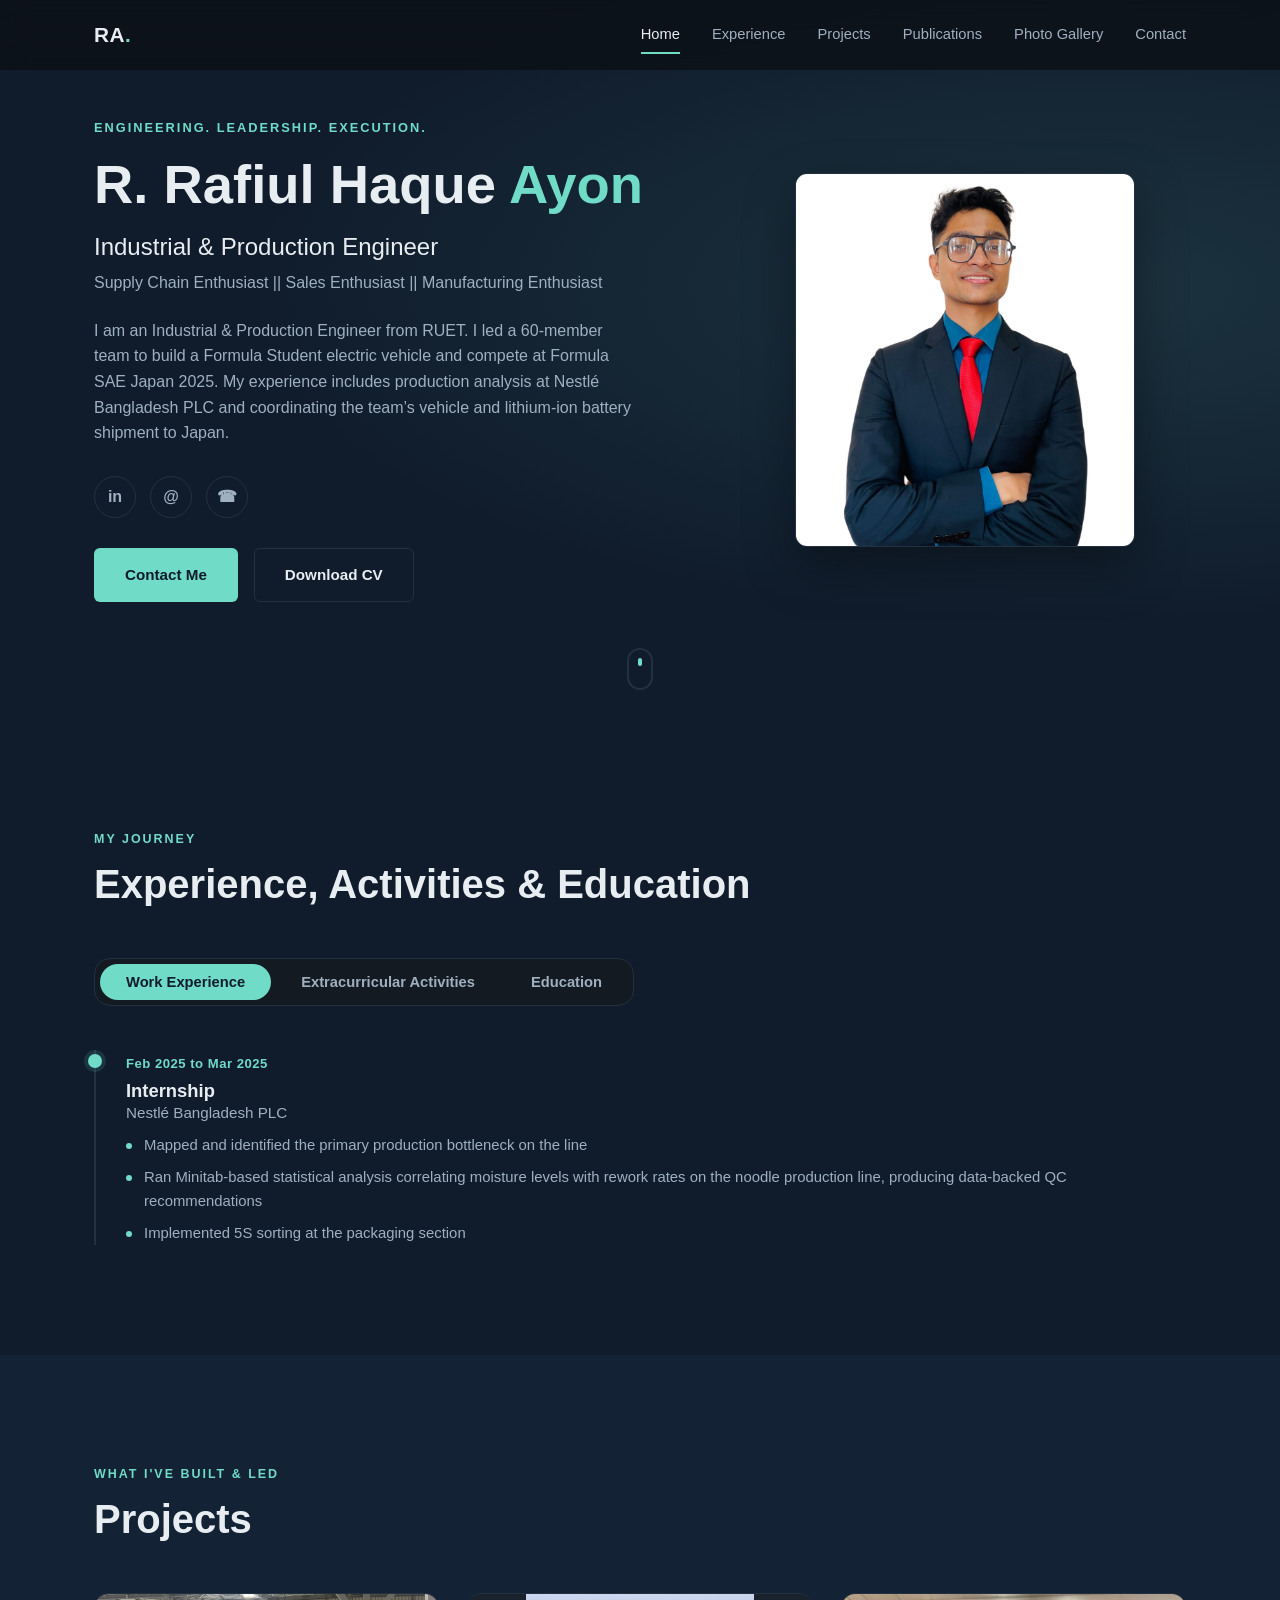
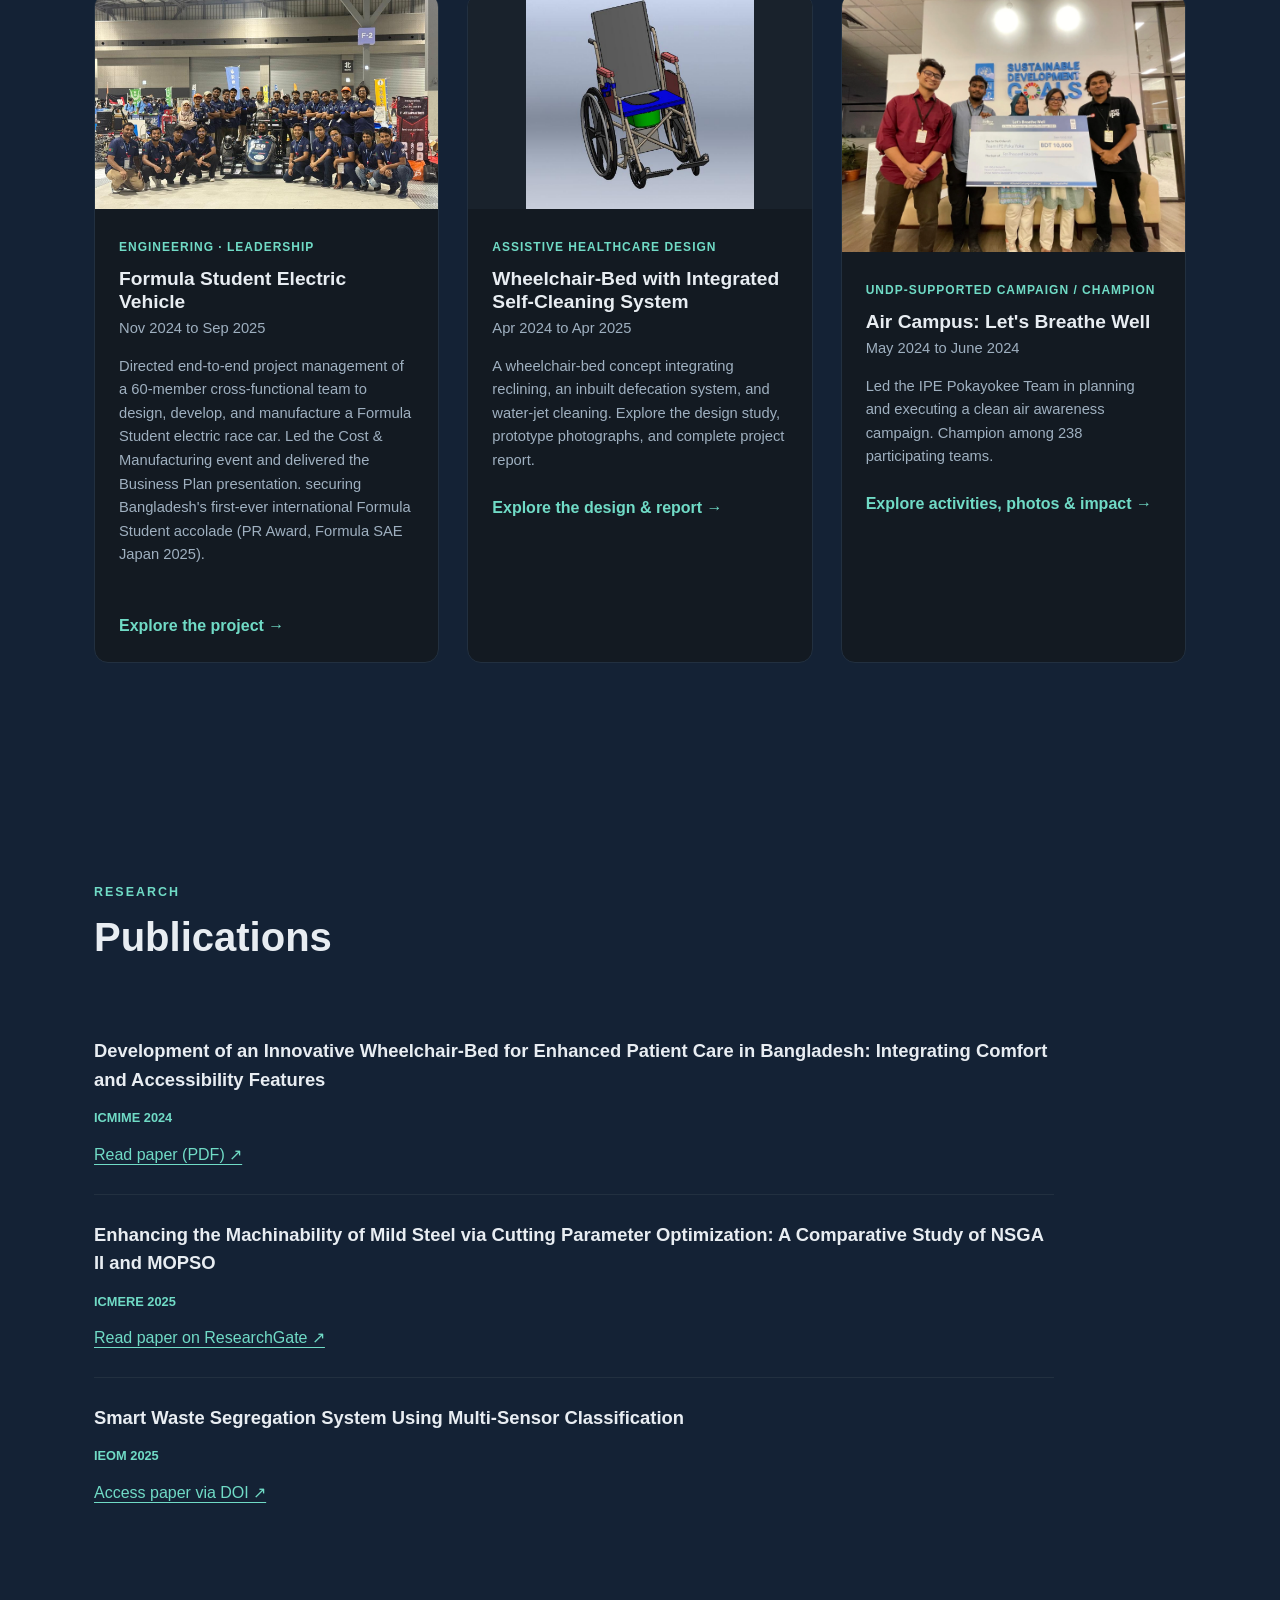
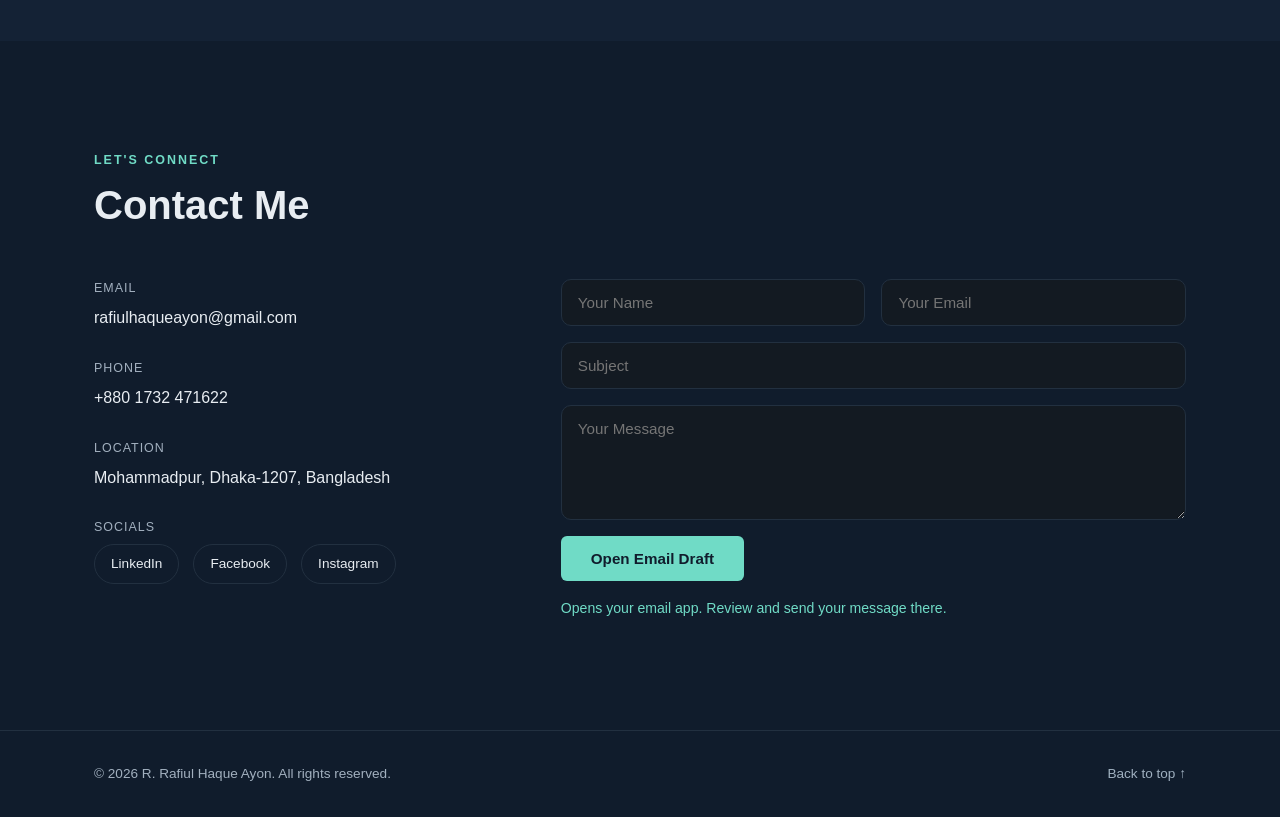
<file: index.html>
<!DOCTYPE html>
<html lang="en">
<head>
<meta charset="UTF-8" />
<meta name="viewport" content="width=device-width, initial-scale=1.0" />
<title>R. Rafiul Haque Ayon | Industrial & Production Engineer</title>
<meta name="description" content="R. Rafiul Haque Ayon: Industrial &amp; Production Engineer with experience in team leadership, production analysis, and international shipment coordination." />
<link rel="stylesheet" href="style.css" />
<meta name="theme-color" content="#101c2c" />
<meta property="og:type" content="website" />
<meta property="og:title" content="R. Rafiul Haque Ayon | Industrial &amp; Production Engineer" />
<meta property="og:description" content="Engineering, team leadership, production analysis, and international shipment coordination. Explore projects, experience, and research." />
</head>
<body>
<a class="skip-link" href="#home">Skip to content</a>

<!-- ===== NAVBAR ===== -->
<header class="navbar" id="navbar">
  <div class="nav-inner">
    <a href="#home" class="logo">RA<span>.</span></a>
    <nav class="nav-links" id="navLinks">
      <a href="#home" class="nav-link active">Home</a>
      <a href="#experience" class="nav-link">Experience</a>
      <a href="#projects" class="nav-link">Projects</a>
      <a href="#publications" class="nav-link">Publications</a>
      <a href="photo-gallery.html" class="nav-link">Photo Gallery</a>
      <a href="#contact" class="nav-link">Contact</a>
    </nav>
    <button class="nav-toggle" id="navToggle" aria-label="Toggle menu" aria-controls="navLinks" aria-expanded="false">
      <span></span><span></span><span></span>
    </button>
  </div>
</header>

<main>
<!-- ===== HERO ===== -->
<section class="hero" id="home">
  <div class="hero-bg-grid"></div>
  <div class="hero-inner container">
    <div class="hero-text" data-reveal>
      <p class="hero-kicker">Engineering. Leadership. Execution.</p>
      <h1 class="hero-name">R. Rafiul Haque <span class="accent">Ayon</span></h1>
      <p class="hero-role">Industrial &amp; Production Engineer</p>
      <p class="hero-sub">Supply Chain Enthusiast || Sales Enthusiast || Manufacturing Enthusiast</p>
      <p class="hero-tagline">I am an Industrial &amp; Production Engineer from RUET. I led a 60-member team to build a Formula Student electric vehicle and compete at Formula SAE Japan 2025. My experience includes production analysis at Nestlé Bangladesh PLC and coordinating the team’s vehicle and lithium-ion battery shipment to Japan.</p>

      <div class="hero-socials">
        <a href="https://www.linkedin.com/in/r-rafiul-haque-ayon/" target="_blank" rel="noopener" aria-label="LinkedIn">in</a>
        <a href="mailto:rafiulhaqueayon@gmail.com" aria-label="Email">@</a>
        <a href="tel:+8801732471622" aria-label="Phone">&#9742;</a>
      </div>

      <div class="hero-actions">
        <a href="#contact" class="btn btn-primary">Contact Me</a>
        <a href="assets/R_Rafiul_Haque_Ayon_CV.pdf" class="btn btn-outline" download>Download CV</a>
      </div>
    </div>

    <div class="hero-photo" data-reveal>
      <div class="photo-ring"></div>
      <img src="assets/img/profile.png" alt="R. Rafiul Haque Ayon" />
    </div>
  </div>
  <a href="#experience" class="scroll-cue" aria-label="Scroll down"><span></span></a>
</section>

<!-- ===== EXPERIENCE & EDUCATION ===== -->
<section class="timeline-section" id="experience">
  <div class="container">
    <p class="section-kicker" data-reveal>My Journey</p>
    <h2 class="section-title" data-reveal>Experience, Activities &amp; Education</h2>

    <div class="timeline-tabs" data-reveal>
      <button class="tab-btn active" data-tab="exp">Work Experience</button>
      <button class="tab-btn" data-tab="activities">Extracurricular Activities</button>
      <button class="tab-btn" data-tab="edu">Education</button>
    </div>

<div class="timeline-panel active" id="exp-panel" data-reveal><div class="timeline"><div class="tl-item">
          <div class="tl-dot"></div>
          <div class="tl-content">
            <span class="tl-date">Feb 2025 to Mar 2025</span>
            <h3>Internship</h3>
            <h4>Nestlé Bangladesh PLC</h4>
            <ul>
              <li>Mapped and identified the primary production bottleneck on the line</li>
              <li>Ran Minitab-based statistical analysis correlating moisture levels with rework rates on the noodle production line, producing data-backed QC recommendations</li>
              <li>Implemented 5S sorting at the packaging section</li>
            </ul>
          </div>
        </div></div></div>
<div class="timeline-panel" id="activities-panel" data-reveal><div class="timeline"><div class="tl-item">
          <div class="tl-dot"></div>
          <div class="tl-content">
            <span class="tl-date">May 2023 to Jun 2026</span>
            <h3>Team Manager</h3>
            <h4>Team Crack Platoon</h4>
            <ul>
              <li>Led a team of 60 members to build a Formula Student Electric Vehicle for the 2025 season &amp; competed at Formula SAE Japan 2025</li>
              <li>Managed sponsor relationships with Tesla, SARBS Communications LTD, Yamaha, NextVentures &amp; more</li>
              <li>Designed and implemented project management tools that increased team productivity</li>
              <li>Owned project planning, budgeting, and documentation</li>
              <li>Led shipment of the team's lithium-ion battery (Dangerous Goods) and vehicle to Japan. safe packaging, regulatory compliance, and customs/freight coordination</li>
            </ul>
          </div>
        </div>
<div class="tl-item">
          <div class="tl-dot"></div>
          <div class="tl-content">
            <span class="tl-date">Mar 2022 to Jul 2025</span>
            <h3>Assistant Organizing Secretary</h3>
            <h4>RUET IPE CLUB</h4>
            <ul>
              <li>Organized "Crackerjack 2.0": Inter-University Engineering Case Competition as team &amp; communication lead</li>
              <li>Hosted at national events and maintained guest communications</li>
              <li>Managed sponsor relationships with SheStem, LZ Group &amp; others</li>
            </ul>
          </div>
        </div>
<div class="tl-item">
          <div class="tl-dot"></div>
          <div class="tl-content">
            <span class="tl-date">Jun 2022 to Mar 2023</span>
            <h3>Internship</h3>
            <h4>Youth Opportunities</h4>
            <ul>
              <li>Worked as a social media intern and increased page reach by 38%</li>
            </ul>
          </div>
        </div></div></div>
    <div class="timeline-panel" id="edu-panel" data-reveal>
      <div class="timeline">
        <div class="tl-item">
          <div class="tl-dot"></div>
          <div class="tl-content">
            <span class="tl-date">2022 to 2026</span>
            <h3>B.Sc. in Industrial &amp; Production Engineering</h3>
            <h4>Rajshahi University of Engineering &amp; Technology (RUET)</h4>
          </div>
        </div>
        <div class="tl-item">
          <div class="tl-dot"></div>
          <div class="tl-content">
            <span class="tl-date">2018 to 2020</span>
            <h3>Higher Secondary School Certificate (Science)</h3>
            <h4>Adamjee Cantonment College</h4>
          </div>
        </div>
        <div class="tl-item">
          <div class="tl-dot"></div>
          <div class="tl-content">
            <span class="tl-date">2007 to 2018</span>
            <h3>Secondary School Certificate (Science)</h3>
            <h4>Adamjee Cantonment Public School</h4>
          </div>
        </div>
      </div>
    </div>
  </div>
</section>

<!-- ===== PROJECTS ===== -->
<section class="projects" id="projects">
  <div class="container">
    <p class="section-kicker" data-reveal>What I've built & led</p>
    <h2 class="section-title" data-reveal>Projects</h2>

    <div class="project-grid">

      <article class="project-card" data-reveal><a class="project-card-link" href="formula-sae-japan-2025.html">
        <div class="project-img"><img src="assets/img/formula-sae/cover/cover-team-cp-astrion.jpg" alt="Team Crack Platoon with CP-Astrion" loading="lazy" width="1600" height="1200"></div>
        <div class="project-body">
          <span class="project-tag">Engineering &middot; Leadership</span>
          <h3>Formula Student Electric Vehicle</h3>
          <p class="project-dates">Nov 2024 to Sep 2025</p>
          <p>Directed end-to-end project management of a 60-member cross-functional team to design, develop, and manufacture a Formula Student electric race car. Led the Cost &amp; Manufacturing event and delivered the Business Plan presentation. securing Bangladesh's first-ever international Formula Student accolade (PR Award, Formula SAE Japan 2025).</p>
        </div>
      <span class="project-cta formula-card-cta">Explore the project &rarr;</span></a></article>

      <article class="project-card wheelchair-card" data-reveal><a class="project-card-link" href="wheelchair-bed.html"><div class="project-img"><img src="assets/img/wheelchair-bed/wheelchair-bed-cover.png" alt="CAD rendering of proposed wheelchair-bed design" loading="lazy"></div><div class="project-body"><span class="project-tag">Assistive Healthcare Design</span><h3>Wheelchair-Bed with Integrated Self-Cleaning System</h3><p class="project-dates">Apr 2024 to Apr 2025</p><p>A wheelchair-bed concept integrating reclining, an inbuilt defecation system, and water-jet cleaning. Explore the design study, prototype photographs, and complete project report.</p><span class="project-cta">Explore the design &amp; report &rarr;</span></div></a></article>

      <article class="project-card air-campus-card" data-reveal><a class="project-card-link" href="undp-project.html"><div class="project-img"><img src="assets/img/air-campus/cover.webp" alt="Air Campus team recognition at UNDP Bangladesh" width="1600" height="1200" loading="lazy"></div><div class="project-body"><span class="project-tag">UNDP-supported campaign / Champion</span><h3>Air Campus: Let's Breathe Well</h3><p class="project-dates">May 2024 to June 2024</p><p>Led the IPE Pokayokee Team in planning and executing a clean air awareness campaign. Champion among 238 participating teams.</p><span class="project-cta">Explore activities, photos &amp; impact &rarr;</span></div></a></article>

    </div>
  </div>
</section>



<!-- ===== PUBLICATIONS ===== -->
<section class="publications" id="publications"><div class="container"><p class="section-kicker" data-reveal>Research</p><h2 class="section-title" data-reveal>Publications</h2><ul class="pub-list" data-reveal><li><h3><a href="https://www.icmime-ruet.ac.bd/2024/DIR/Contents/Technical%20Papers/Industrial%20and%20Production%20Engineering/321.pdf" target="_blank" rel="noopener noreferrer">Development of an Innovative Wheelchair-Bed for Enhanced Patient Care in Bangladesh: Integrating Comfort and Accessibility Features</a></h3><span>ICMIME 2024</span><a class="publication-link" href="https://www.icmime-ruet.ac.bd/2024/DIR/Contents/Technical%20Papers/Industrial%20and%20Production%20Engineering/321.pdf" target="_blank" rel="noopener noreferrer">Read paper (PDF) &nearr;</a></li><li><h3><a href="https://www.researchgate.net/publication/414471844_Enhancing_the_Machinability_of_Mild_Steel_via_Cutting_Parameter_Optimization_A_Comparative_Study_of_NSGA-II_and_MOPSO" target="_blank" rel="noopener noreferrer">Enhancing the Machinability of Mild Steel via Cutting Parameter Optimization: A Comparative Study of NSGA II and MOPSO</a></h3><span>ICMERE 2025</span><a class="publication-link" href="https://www.researchgate.net/publication/414471844_Enhancing_the_Machinability_of_Mild_Steel_via_Cutting_Parameter_Optimization_A_Comparative_Study_of_NSGA-II_and_MOPSO" target="_blank" rel="noopener noreferrer">Read paper on ResearchGate &nearr;</a></li><li><h3><a href="https://doi.org/10.46254/BA08.20250463" target="_blank" rel="noopener noreferrer">Smart Waste Segregation System Using Multi-Sensor Classification</a></h3><span>IEOM 2025</span><a class="publication-link" href="https://doi.org/10.46254/BA08.20250463" target="_blank" rel="noopener noreferrer">Access paper via DOI &nearr;</a></li></ul></div></section>

<!-- ===== CONTACT ===== -->
<section class="contact" id="contact">
  <div class="container">
    <p class="section-kicker" data-reveal>Let's connect</p>
    <h2 class="section-title" data-reveal>Contact Me</h2>
    

    <div class="contact-grid">
      <div class="contact-info" data-reveal>
        <div class="contact-item">
          <span class="ci-label">Email</span>
          <a href="mailto:rafiulhaqueayon@gmail.com">rafiulhaqueayon@gmail.com</a>
        </div>
        <div class="contact-item">
          <span class="ci-label">Phone</span>
          <a href="tel:+8801732471622">+880 1732 471622</a>
        </div>
        <div class="contact-item">
          <span class="ci-label">Location</span>
          <p>Mohammadpur, Dhaka-1207, Bangladesh</p>
        </div>
        <div class="contact-item">
          <span class="ci-label">Socials</span>
          <div class="contact-socials">
            <a href="https://www.linkedin.com/in/r-rafiul-haque-ayon/" target="_blank" rel="noopener">LinkedIn</a>
          <a href="https://www.facebook.com/ayon.ayon.146/" target="_blank" rel="noopener noreferrer">Facebook</a>
<a href="https://www.instagram.com/rafiul_ayon/" target="_blank" rel="noopener noreferrer">Instagram</a></div>
        </div>
      </div>

      <form class="contact-form" data-reveal id="contactForm">
        <div class="form-row">
          <label class="sr-only" for="contact-name">Your name</label><input id="contact-name" autocomplete="name" type="text" name="name" placeholder="Your Name" required />
          <label class="sr-only" for="contact-email">Your email</label><input id="contact-email" autocomplete="email" type="email" name="email" placeholder="Your Email" required />
        </div>
        <label class="sr-only" for="contact-subject">Subject</label><input id="contact-subject" type="text" name="subject" placeholder="Subject" />
        <label class="sr-only" for="contact-message">Message</label><textarea id="contact-message" name="message" rows="5" placeholder="Your Message" required></textarea>
        <button type="submit" class="btn btn-primary">Open Email Draft</button>
        <p class="form-note" id="formNote" role="status">Opens your email app. Review and send your message there.</p>
      </form>
    </div>
  </div>
</section>

</main>
<footer class="footer">
  <div class="container footer-inner">
    <p>&copy; 2026 R. Rafiul Haque Ayon. All rights reserved.</p>
    <a href="#home" class="back-top">Back to top &uarr;</a>
  </div>
</footer>

<script src="script.js"></script>
</body>
</html>
</file>
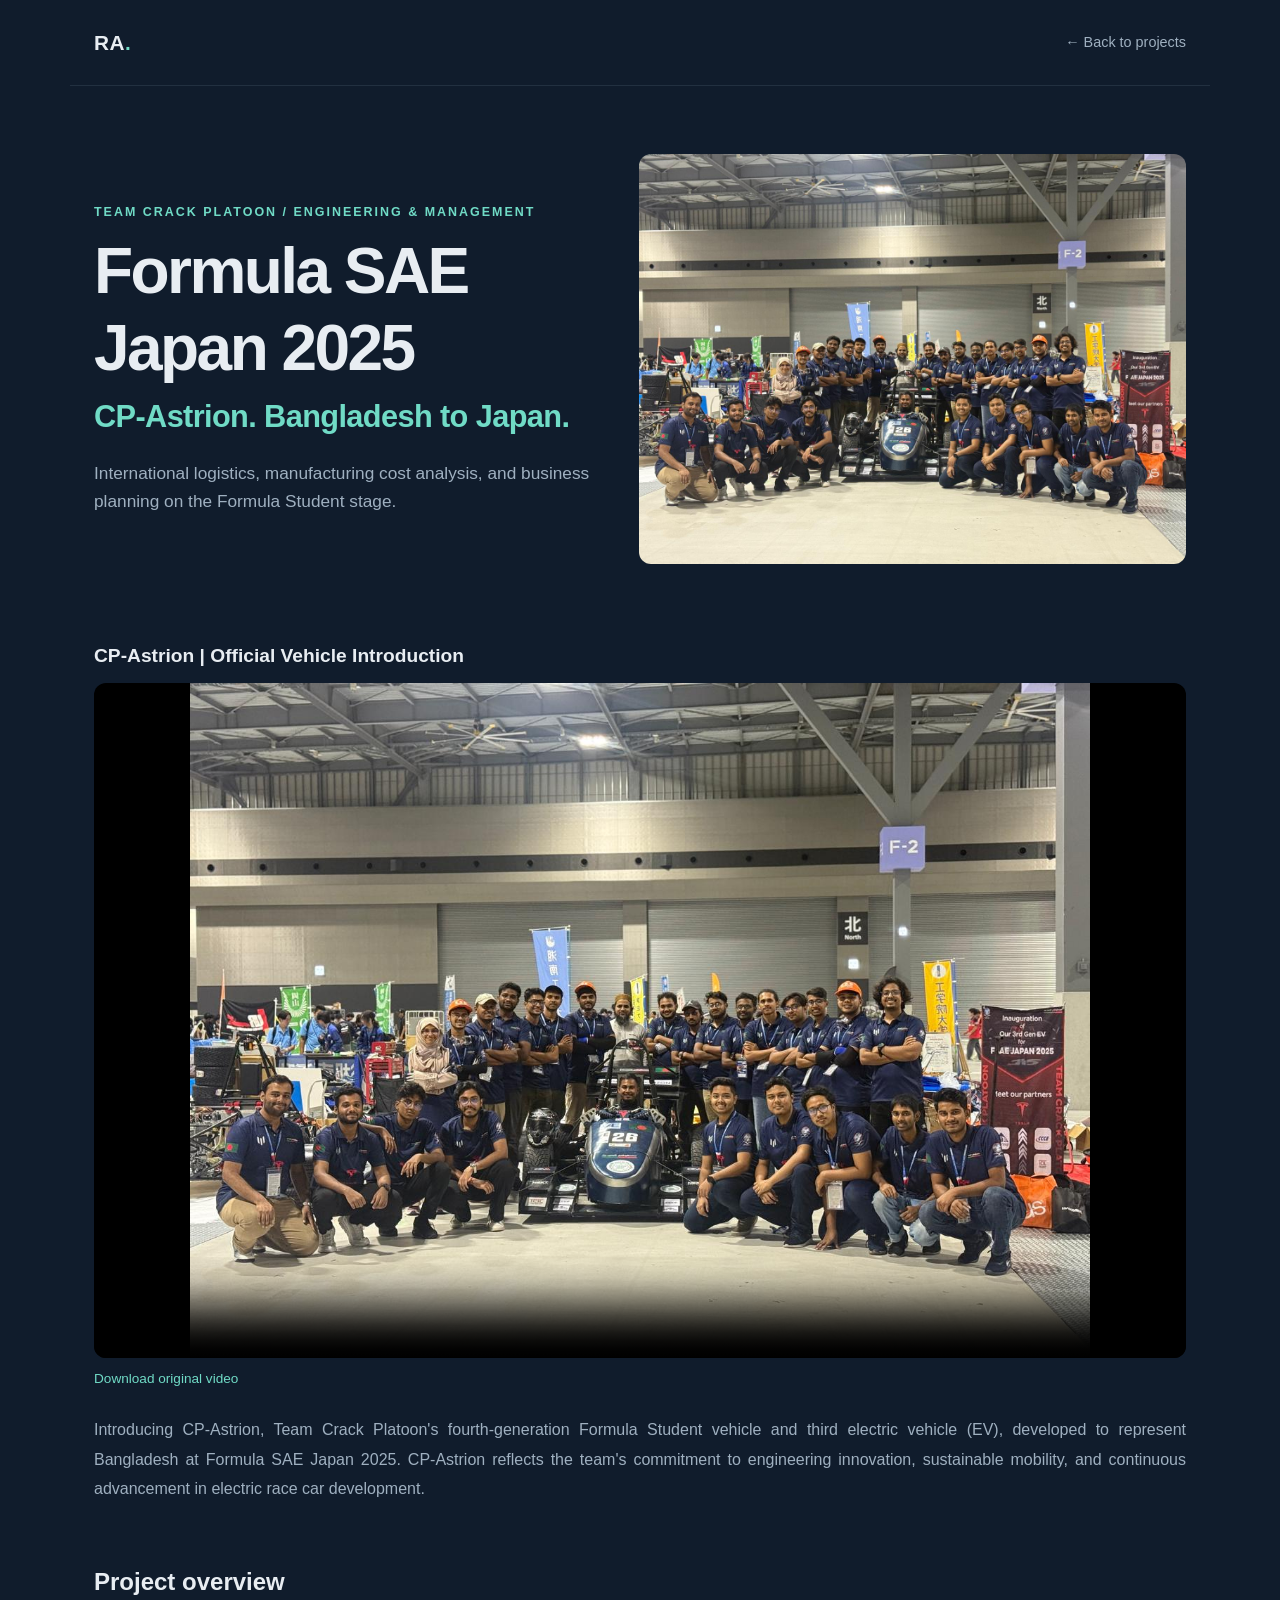
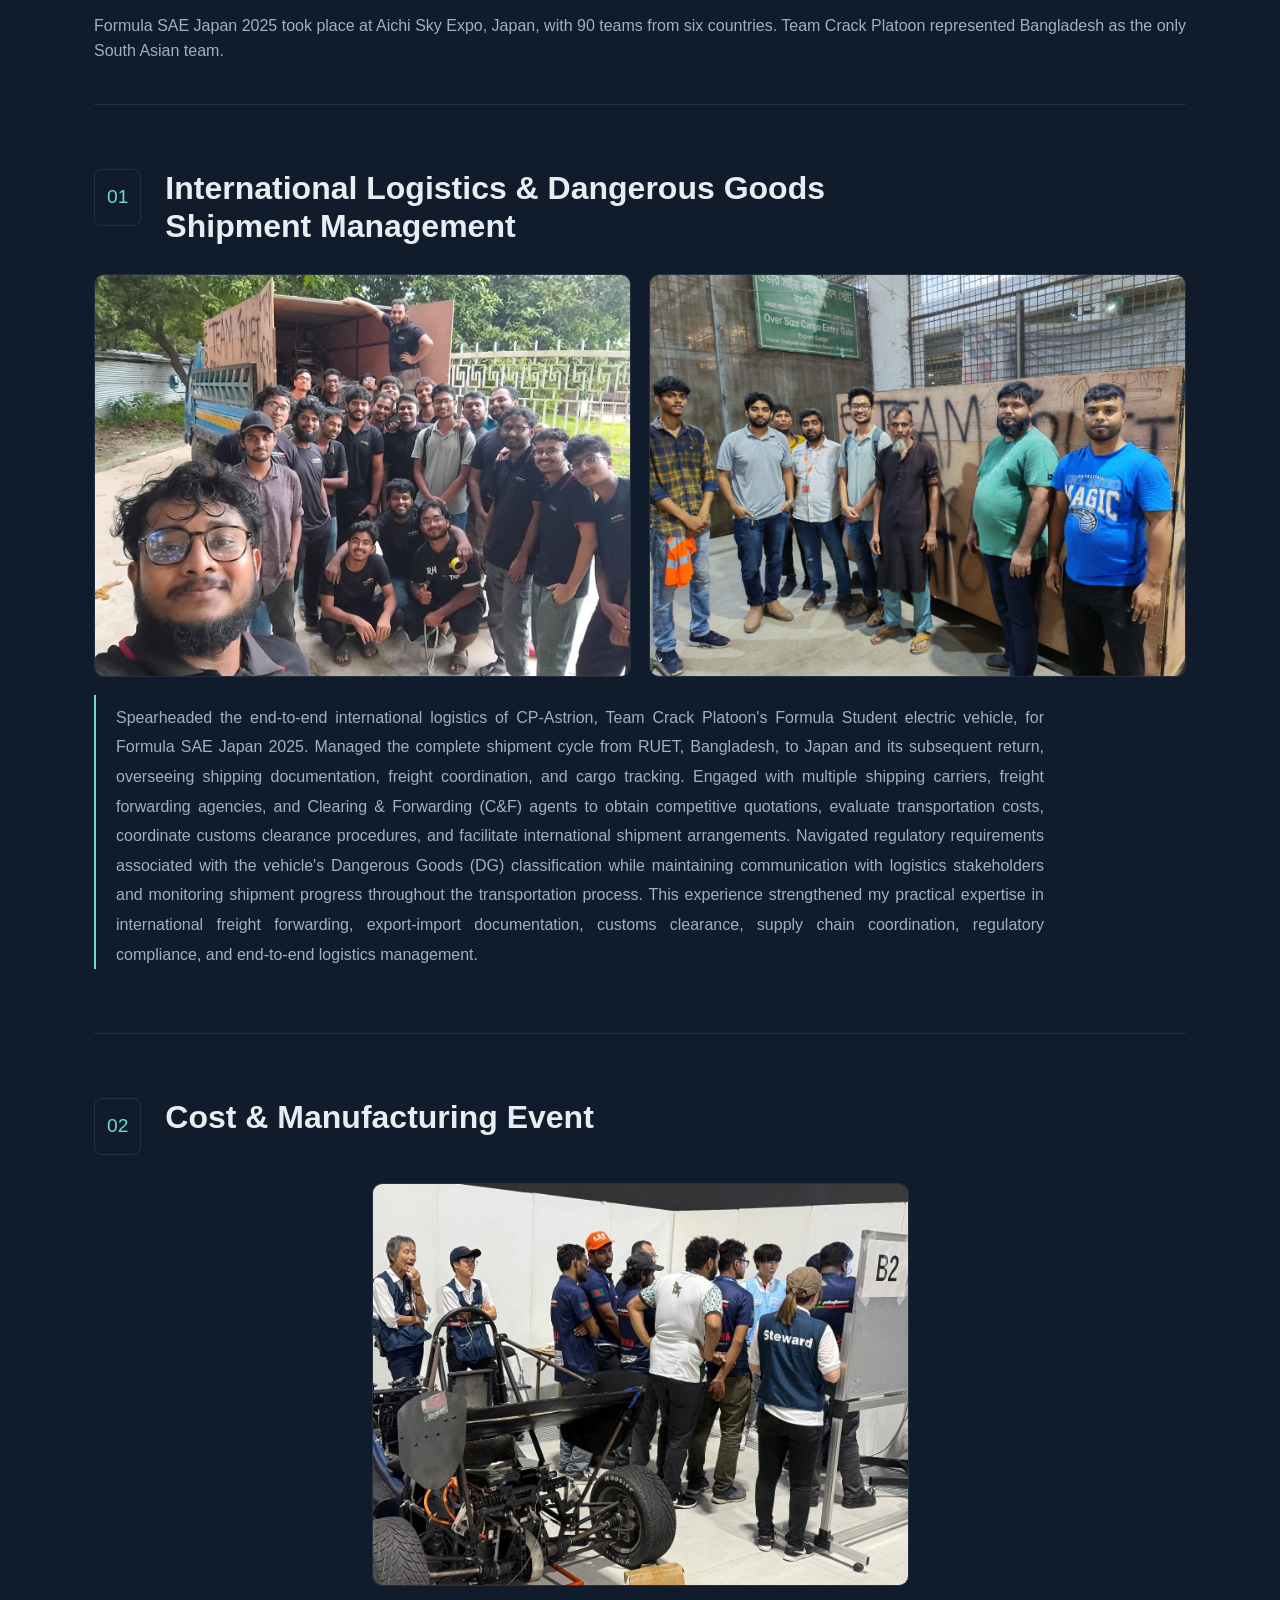
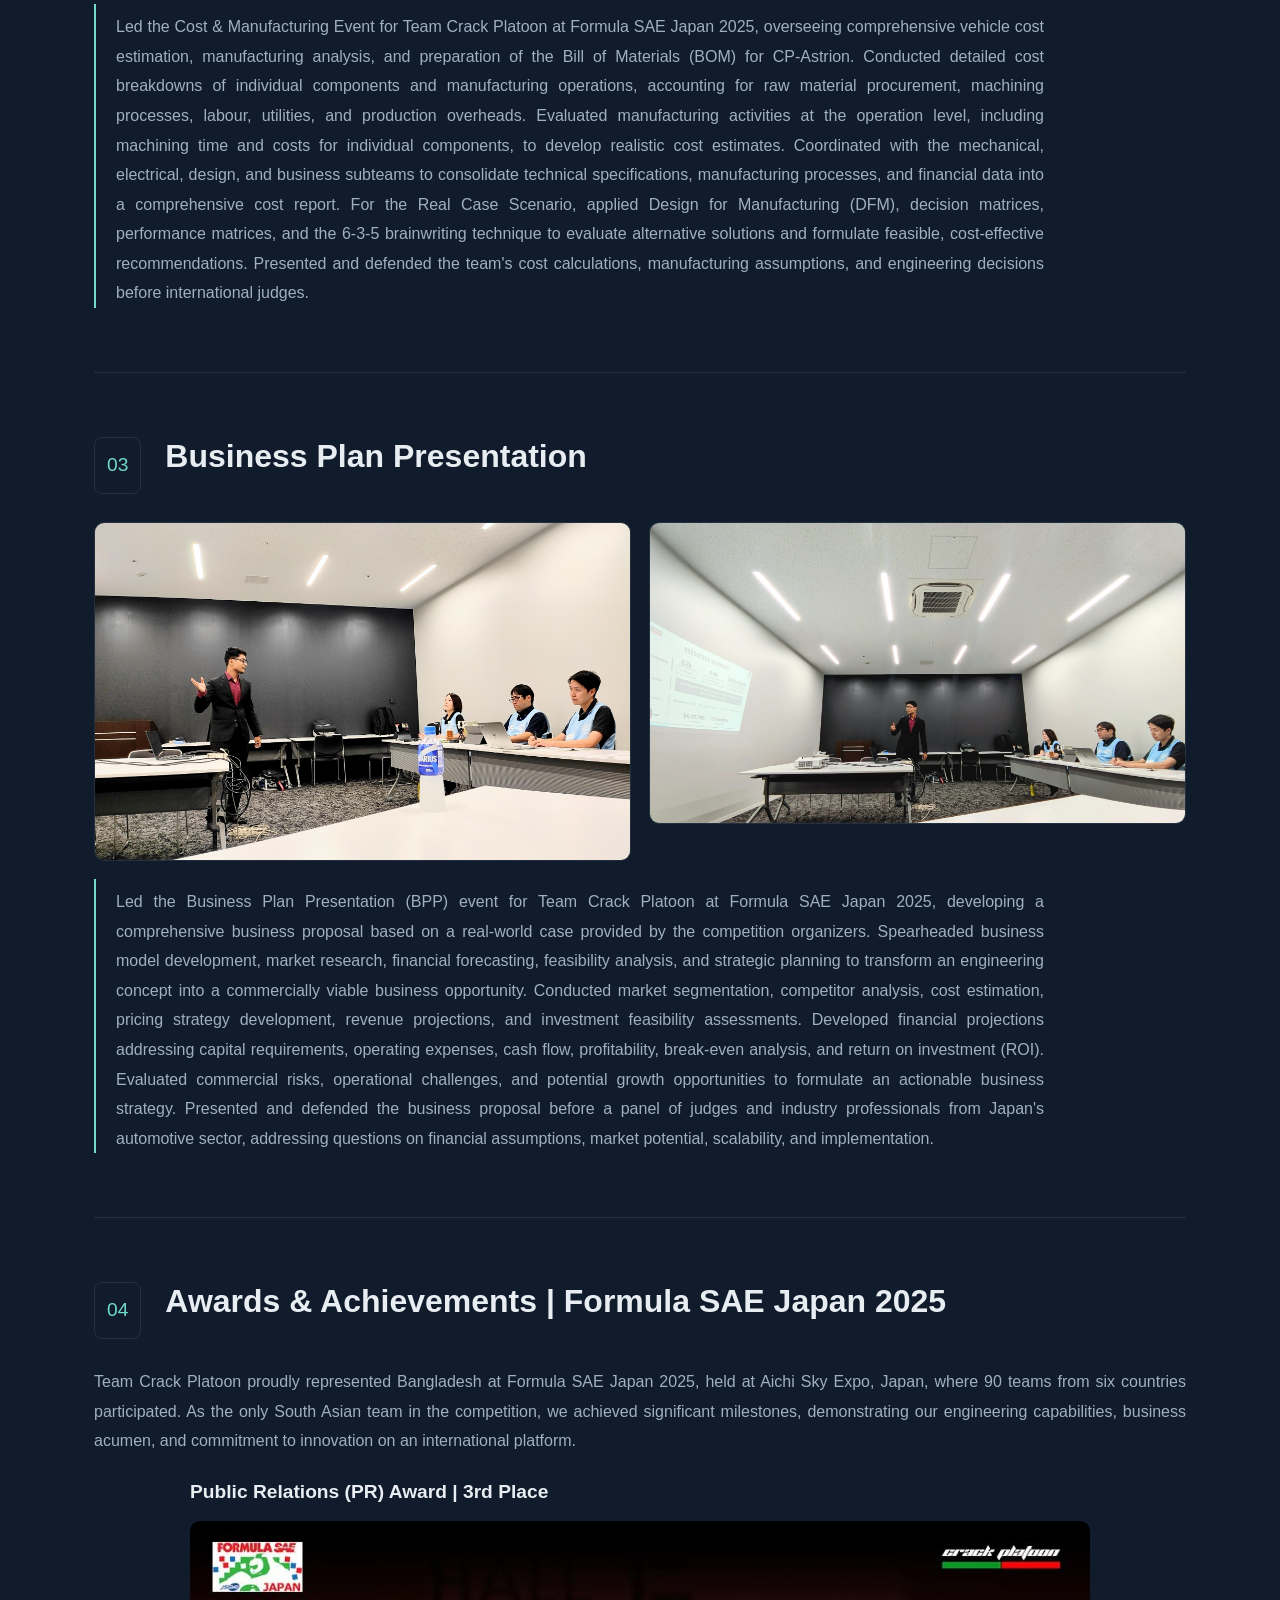
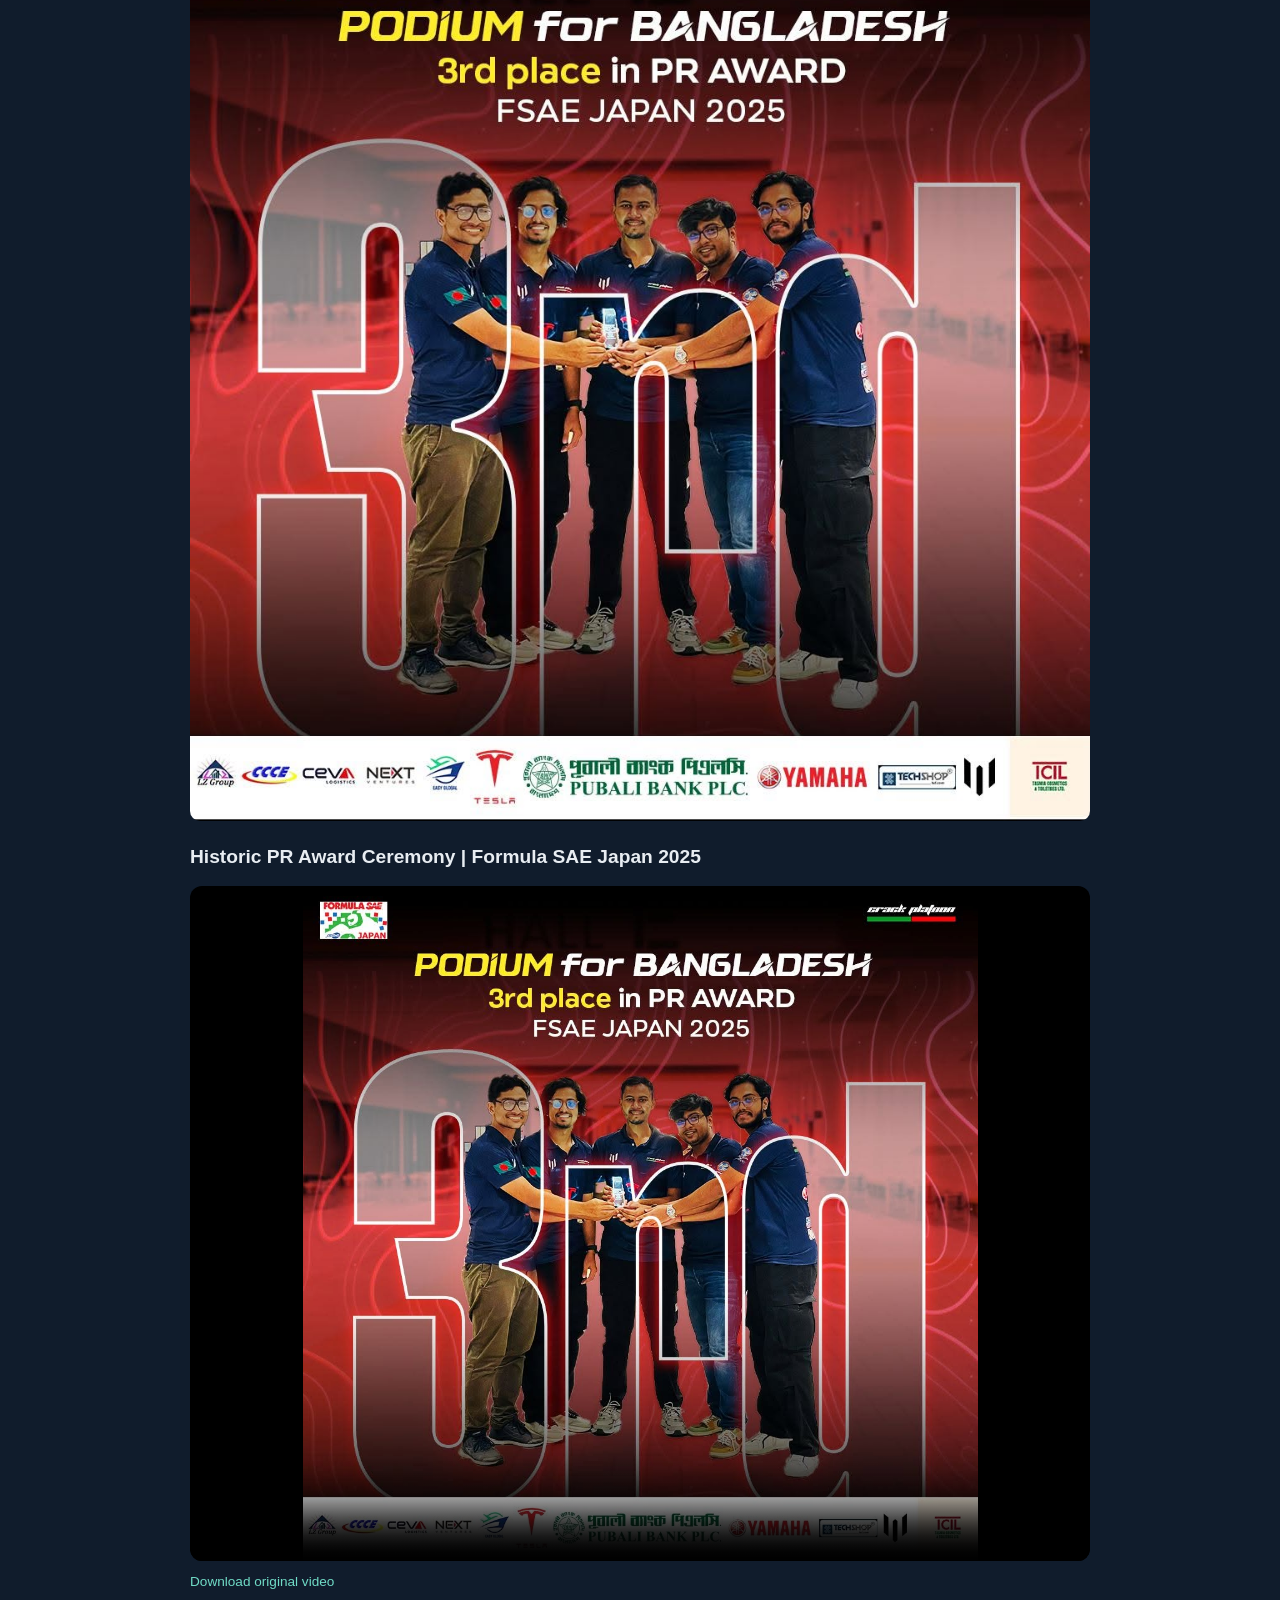
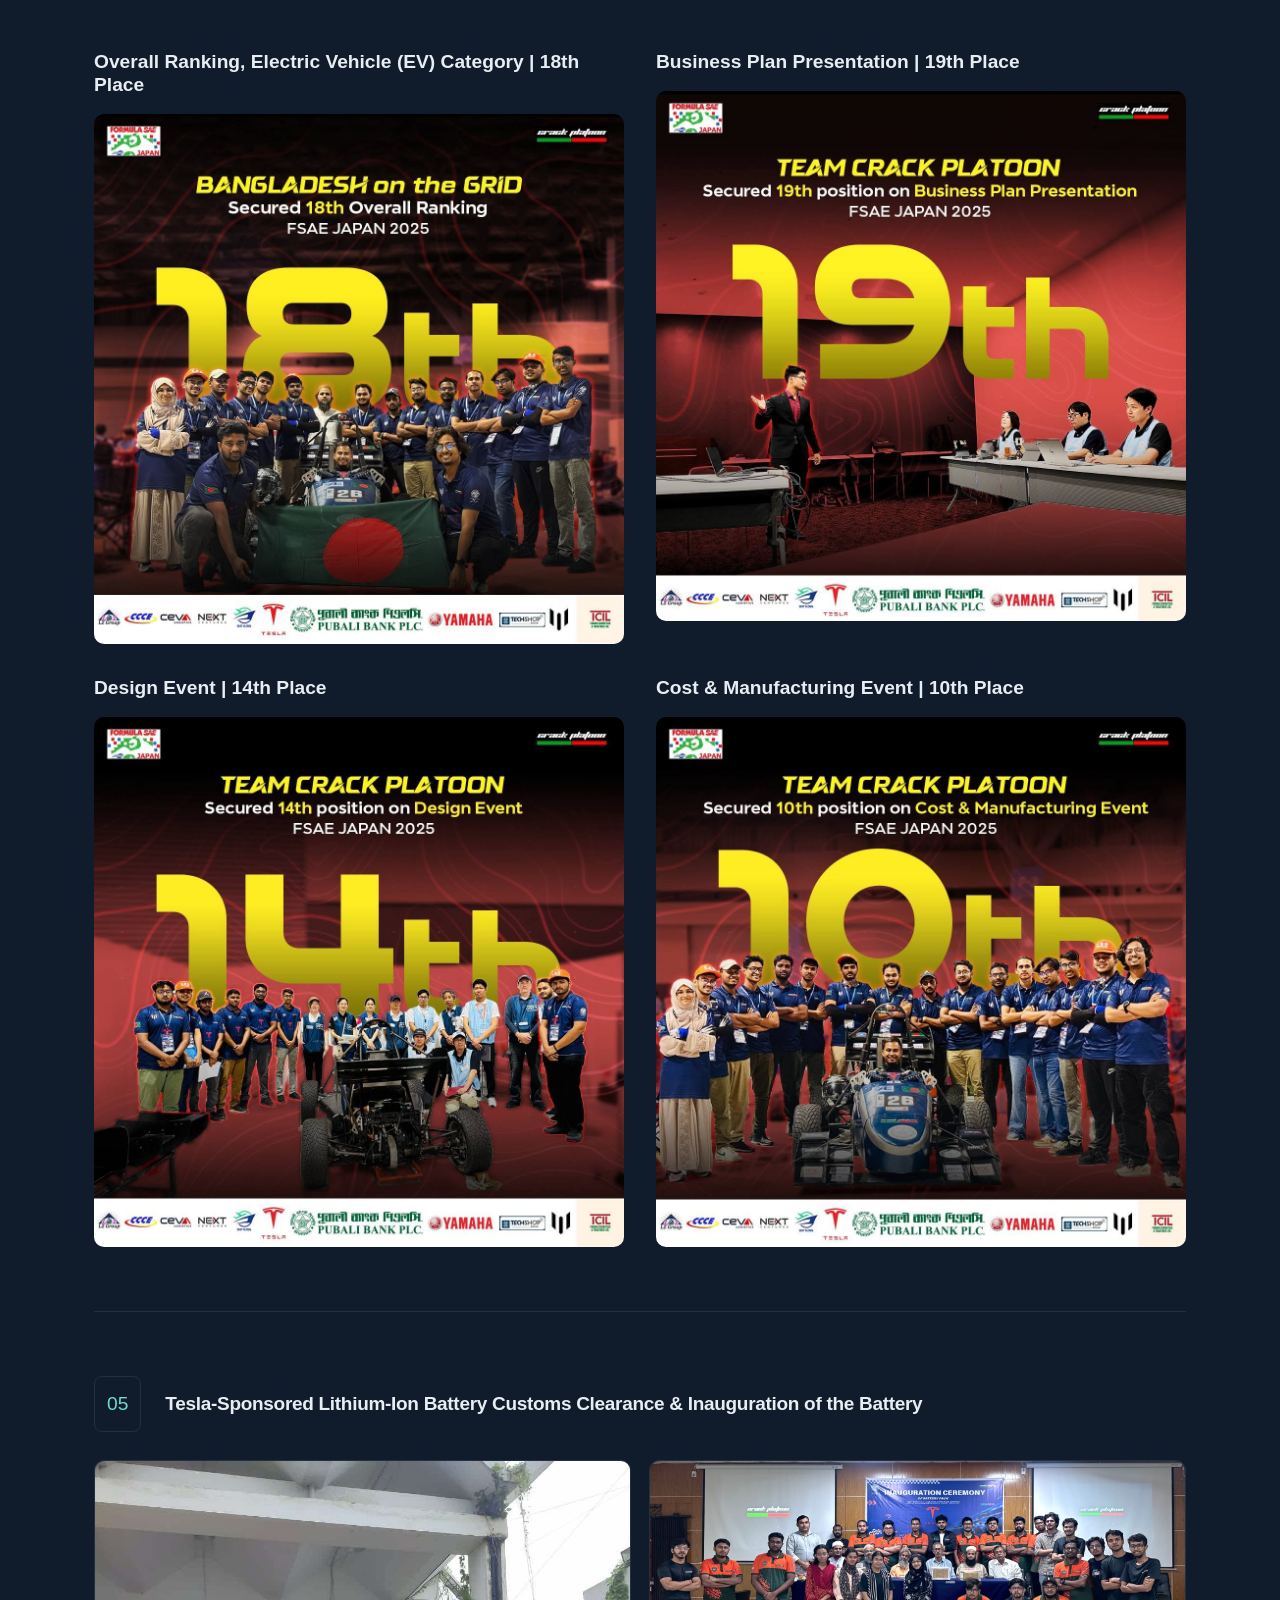
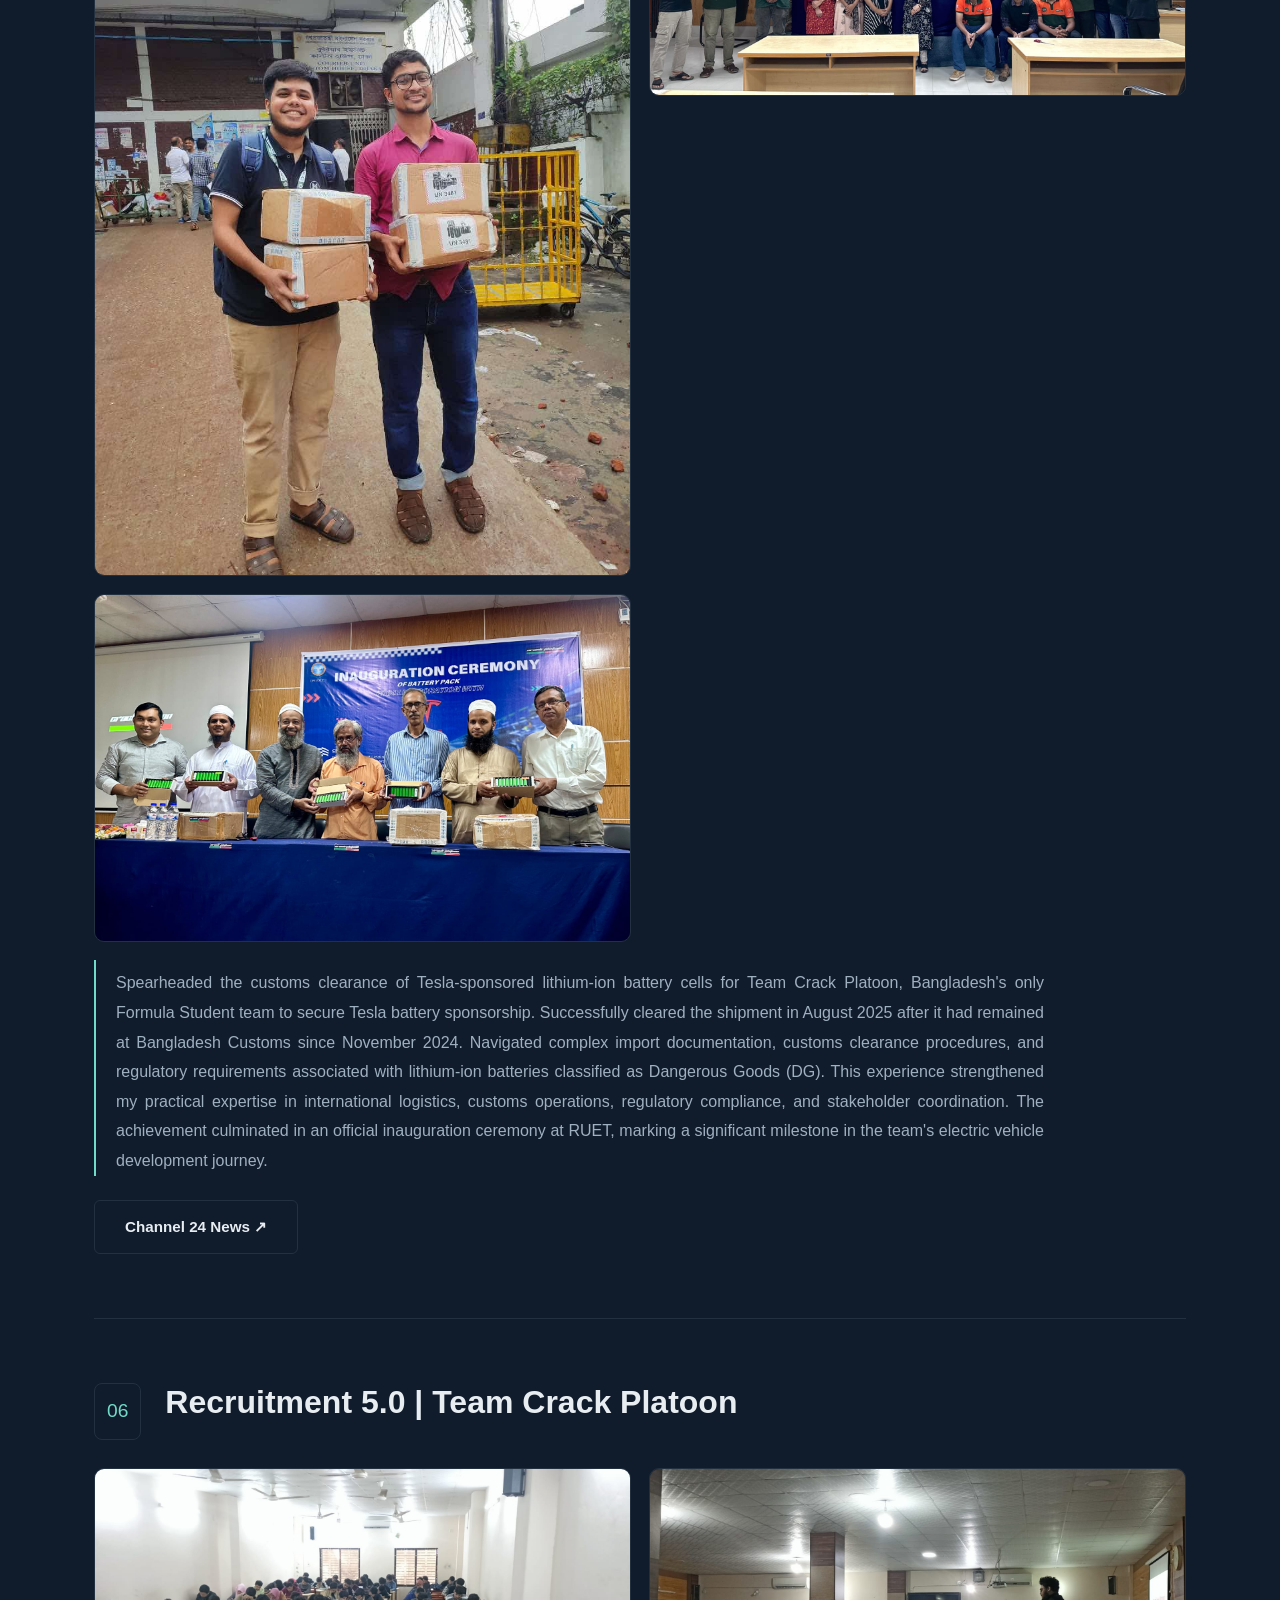
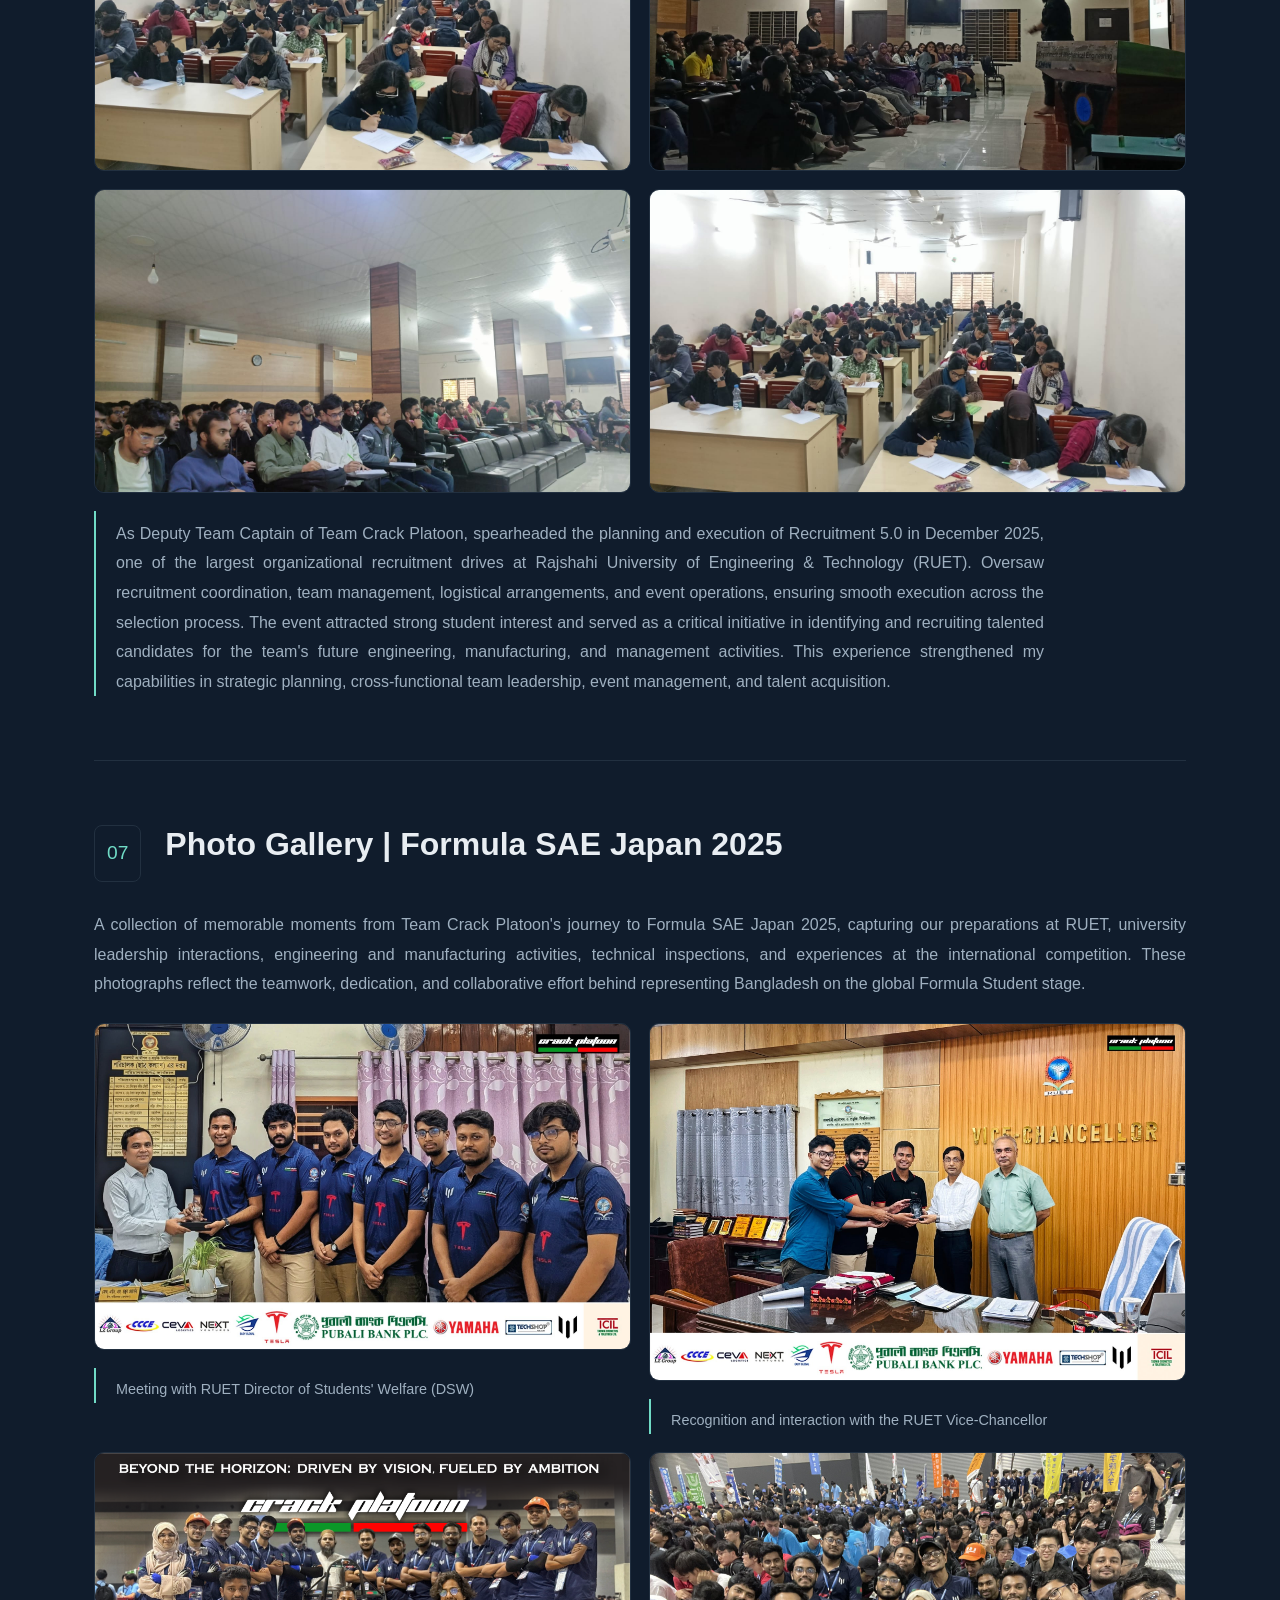
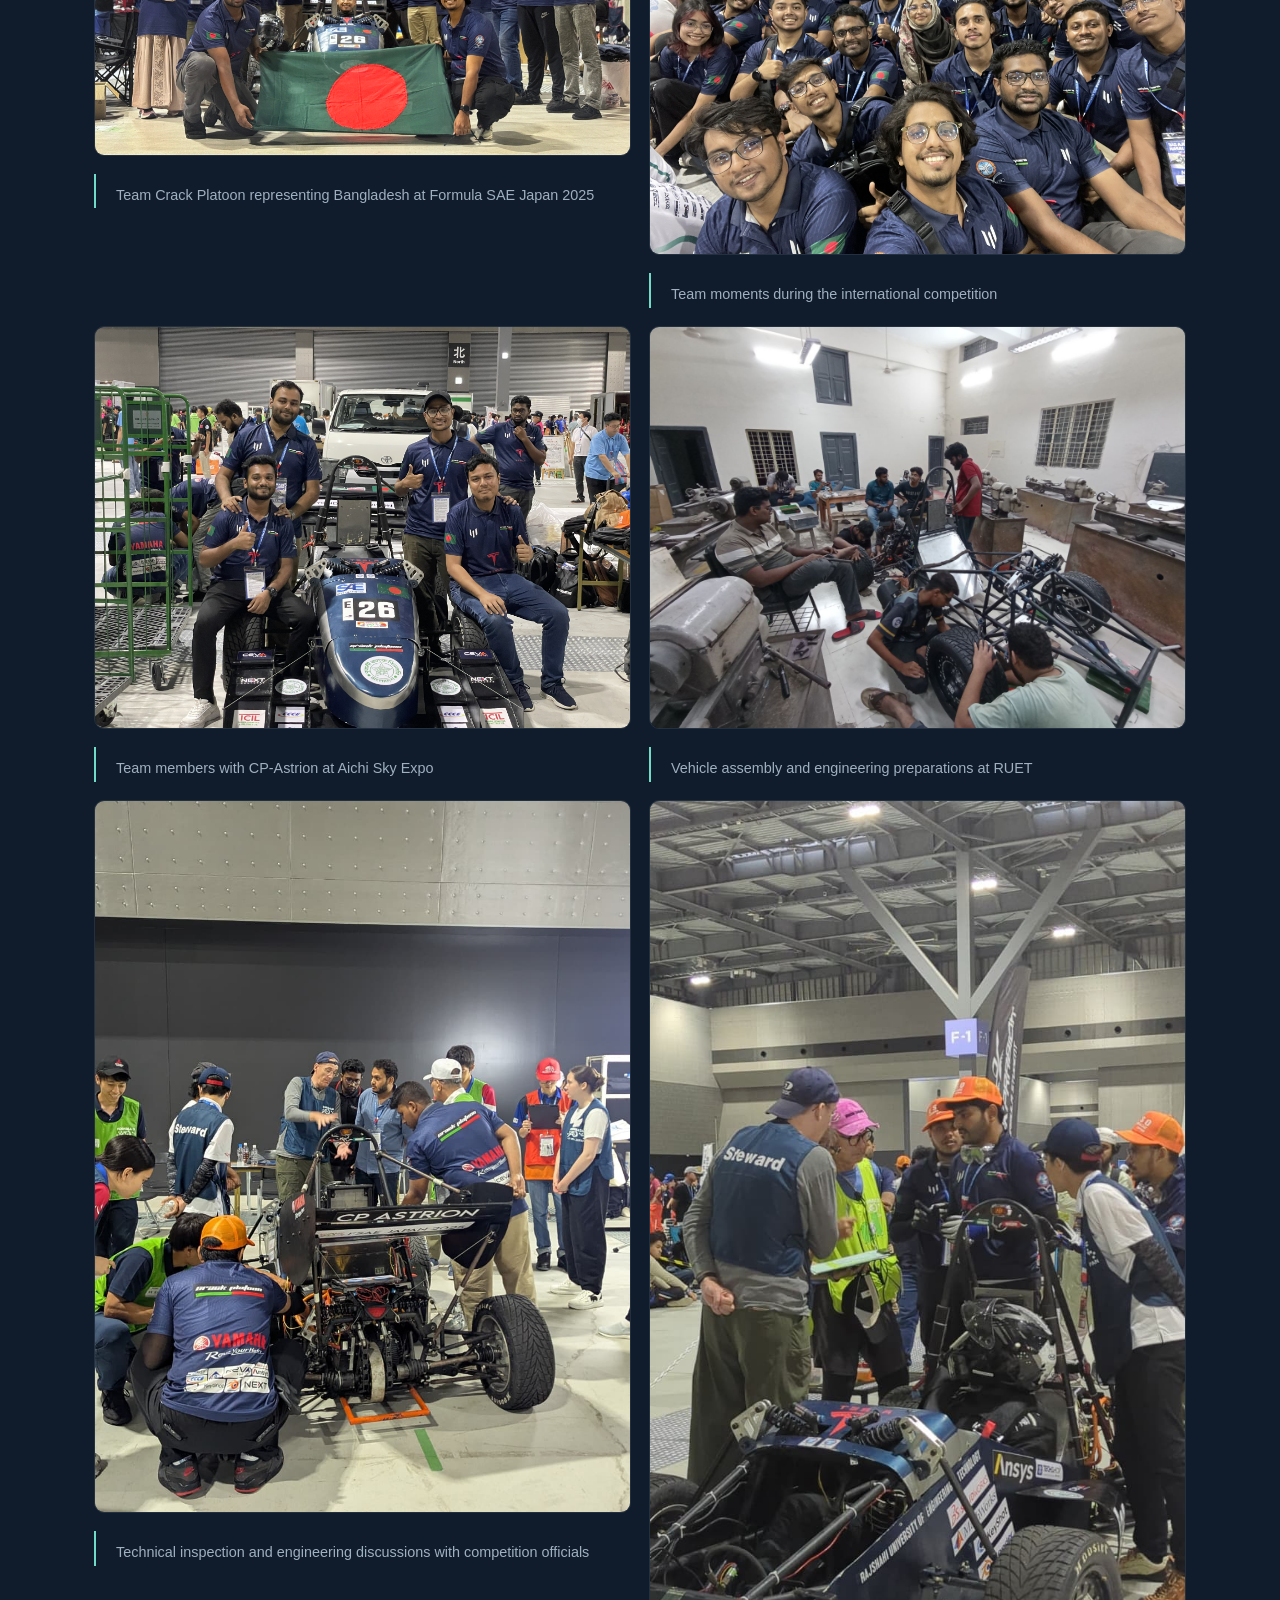
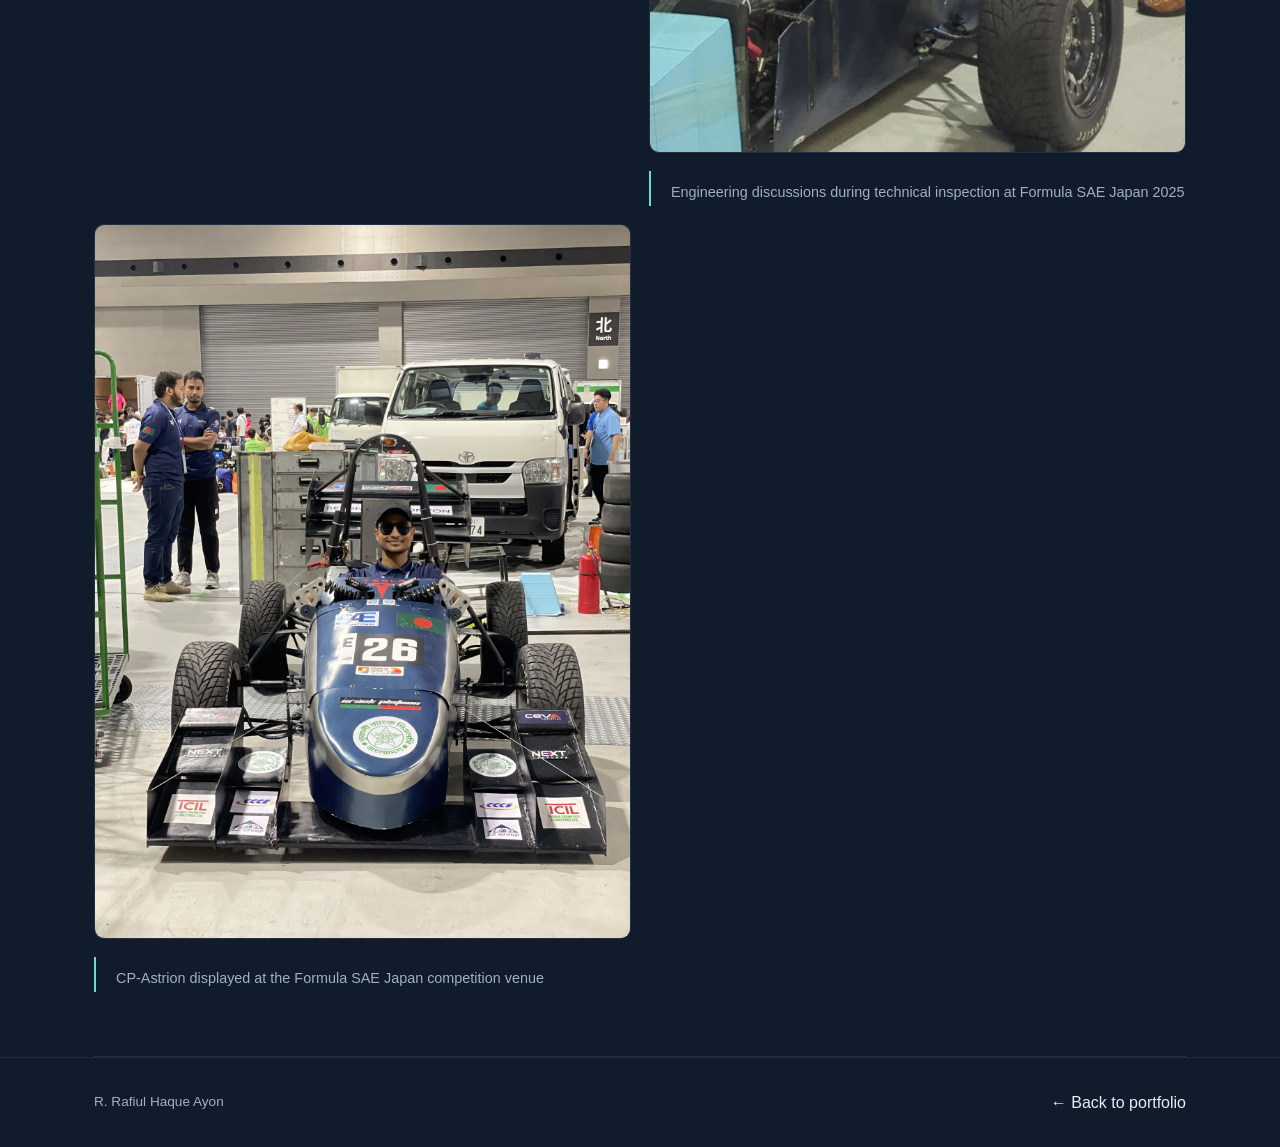
<file: formula-sae-japan-2025.html>
<!DOCTYPE html><html lang="en"><head><meta charset="utf-8"><meta name="viewport" content="width=device-width, initial-scale=1"><title>Formula SAE Japan 2025 | R. Rafiul Haque Ayon</title><meta name="description" content="CP-Astrion at Formula SAE Japan 2025: logistics, cost and manufacturing, business planning, awards, and team activities."><meta property="og:title" content="Formula SAE Japan 2025 | Team Crack Platoon"><meta property="og:type" content="article"><link rel="stylesheet" href="style.css"></head><body class="campaign-page formula-page"><a class="skip-link" href="#project">Skip to content</a><header class="campaign-header container"><a class="logo" href="index.html">RA<span>.</span></a><a href="index.html#projects">&larr; Back to projects</a></header><main id="project" class="container"><section class="campaign-hero"><div><p class="section-kicker">Team Crack Platoon / Engineering &amp; management</p><h1>Formula SAE Japan 2025<span>CP-Astrion. Bangladesh to Japan.</span></h1><p class="campaign-intro">International logistics, manufacturing cost analysis, and business planning on the Formula Student stage.</p></div><a href="assets/img/formula-sae/cover/cover-team-cp-astrion.jpg" target="_blank" rel="noopener noreferrer"><img src="assets/img/formula-sae/cover/cover-team-cp-astrion.jpg" alt="Team Crack Platoon with CP-Astrion at Aichi Sky Expo" width="1280" height="960" loading="eager"></a></section><div class="formula-video"><h3>CP-Astrion | Official Vehicle Introduction</h3><video poster="assets/img/formula-sae/cover/cover-team-cp-astrion.jpg" controls playsinline preload="metadata" aria-label="CP-Astrion | Official Vehicle Introduction"><source src="assets/img/formula-sae/intro_video/cp-astrion-introduction.mp4" type="video/mp4">Your browser cannot play this video.</video><a href="assets/img/formula-sae/intro_video/cp-astrion-introduction.mp4" download>Download original video</a></div><p class="formula-copy">Introducing CP-Astrion, Team Crack Platoon&#x27;s fourth-generation Formula Student vehicle and third electric vehicle (EV), developed to represent Bangladesh at Formula SAE Japan 2025. CP-Astrion reflects the team&#x27;s commitment to engineering innovation, sustainable mobility, and continuous advancement in electric race car development.</p><section class="formula-overview"><h2>Project overview</h2><p>Formula SAE Japan 2025 took place at Aichi Sky Expo, Japan, with 90 teams from six countries. Team Crack Platoon represented Bangladesh as the only South Asian team.</p></section><section class="campaign-section"><div class="chapter-heading"><span class="chapter-number">01</span><h2>International Logistics &amp; Dangerous Goods Shipment Management</h2></div><figure><div class="campaign-gallery"><a href="assets/img/formula-sae/logistics/01-ruet-packed-vehicle.jpg" target="_blank" rel="noopener noreferrer"><img src="assets/img/formula-sae/logistics/01-ruet-packed-vehicle.jpg" alt="International Logistics &amp; Dangerous Goods Shipment Management (photo 1)" width="1280" height="960" loading="lazy"></a><a href="assets/img/formula-sae/logistics/02-airport-cargo.jpg" target="_blank" rel="noopener noreferrer"><img src="assets/img/formula-sae/logistics/02-airport-cargo.jpg" alt="International Logistics &amp; Dangerous Goods Shipment Management (photo 2)" width="1280" height="960" loading="lazy"></a></div><figcaption>Spearheaded the end-to-end international logistics of CP-Astrion, Team Crack Platoon&#x27;s Formula Student electric vehicle, for Formula SAE Japan 2025. Managed the complete shipment cycle from RUET, Bangladesh, to Japan and its subsequent return, overseeing shipping documentation, freight coordination, and cargo tracking. Engaged with multiple shipping carriers, freight forwarding agencies, and Clearing &amp; Forwarding (C&amp;F) agents to obtain competitive quotations, evaluate transportation costs, coordinate customs clearance procedures, and facilitate international shipment arrangements. Navigated regulatory requirements associated with the vehicle&#x27;s Dangerous Goods (DG) classification while maintaining communication with logistics stakeholders and monitoring shipment progress throughout the transportation process. This experience strengthened my practical expertise in international freight forwarding, export-import documentation, customs clearance, supply chain coordination, regulatory compliance, and end-to-end logistics management.</figcaption></figure></section><section class="campaign-section"><div class="chapter-heading"><span class="chapter-number">02</span><h2>Cost &amp; Manufacturing Event</h2></div><figure><div class="campaign-gallery"><a href="assets/img/formula-sae/cost_manufacturing/01-cost-judging.jpg" target="_blank" rel="noopener noreferrer"><img src="assets/img/formula-sae/cost_manufacturing/01-cost-judging.jpg" alt="Cost &amp; Manufacturing Event (photo 1)" width="1280" height="960" loading="lazy"></a></div><figcaption>Led the Cost &amp; Manufacturing Event for Team Crack Platoon at Formula SAE Japan 2025, overseeing comprehensive vehicle cost estimation, manufacturing analysis, and preparation of the Bill of Materials (BOM) for CP-Astrion. Conducted detailed cost breakdowns of individual components and manufacturing operations, accounting for raw material procurement, machining processes, labour, utilities, and production overheads. Evaluated manufacturing activities at the operation level, including machining time and costs for individual components, to develop realistic cost estimates. Coordinated with the mechanical, electrical, design, and business subteams to consolidate technical specifications, manufacturing processes, and financial data into a comprehensive cost report. For the Real Case Scenario, applied Design for Manufacturing (DFM), decision matrices, performance matrices, and the 6-3-5 brainwriting technique to evaluate alternative solutions and formulate feasible, cost-effective recommendations. Presented and defended the team&#x27;s cost calculations, manufacturing assumptions, and engineering decisions before international judges.</figcaption></figure></section><section class="campaign-section"><div class="chapter-heading"><span class="chapter-number">03</span><h2>Business Plan Presentation</h2></div><figure><div class="campaign-gallery"><a href="assets/img/formula-sae/business_plan/01-business-presentation.jpg" target="_blank" rel="noopener noreferrer"><img src="assets/img/formula-sae/business_plan/01-business-presentation.jpg" alt="Business Plan Presentation (photo 1)" width="2048" height="1291" loading="lazy"></a><a href="assets/img/formula-sae/business_plan/02-business-presentation.jpg" target="_blank" rel="noopener noreferrer"><img src="assets/img/formula-sae/business_plan/02-business-presentation.jpg" alt="Business Plan Presentation (photo 2)" width="2048" height="1151" loading="lazy"></a></div><figcaption>Led the Business Plan Presentation (BPP) event for Team Crack Platoon at Formula SAE Japan 2025, developing a comprehensive business proposal based on a real-world case provided by the competition organizers. Spearheaded business model development, market research, financial forecasting, feasibility analysis, and strategic planning to transform an engineering concept into a commercially viable business opportunity. Conducted market segmentation, competitor analysis, cost estimation, pricing strategy development, revenue projections, and investment feasibility assessments. Developed financial projections addressing capital requirements, operating expenses, cash flow, profitability, break-even analysis, and return on investment (ROI). Evaluated commercial risks, operational challenges, and potential growth opportunities to formulate an actionable business strategy. Presented and defended the business proposal before a panel of judges and industry professionals from Japan&#x27;s automotive sector, addressing questions on financial assumptions, market potential, scalability, and implementation.</figcaption></figure></section><section class="campaign-section"><div class="chapter-heading"><span class="chapter-number">04</span><h2>Awards &amp; Achievements | Formula SAE Japan 2025</h2></div><p class="formula-copy">Team Crack Platoon proudly represented Bangladesh at Formula SAE Japan 2025, held at Aichi Sky Expo, Japan, where 90 teams from six countries participated. As the only South Asian team in the competition, we achieved significant milestones, demonstrating our engineering capabilities, business acumen, and commitment to innovation on an international platform.</p><div class="formula-awards"><article><h3>Public Relations (PR) Award | 3rd Place</h3><a href="assets/img/formula-sae/awards/01-pr-award-third.png" target="_blank" rel="noopener noreferrer"><img src="assets/img/formula-sae/awards/01-pr-award-third.png" alt="Public Relations (PR) Award | 3rd Place" width="1080" height="1080" loading="lazy"></a><div class="formula-video"><h3>Historic PR Award Ceremony | Formula SAE Japan 2025</h3><video poster="assets/img/formula-sae/awards/01-pr-award-third.png" controls playsinline preload="metadata" aria-label="Historic PR Award Ceremony | Formula SAE Japan 2025"><source src="assets/img/formula-sae/award_video/pr-award-ceremony.mp4" type="video/mp4">Your browser cannot play this video.</video><a href="assets/img/formula-sae/award_video/pr-award-ceremony.mp4" download>Download original video</a></div></article><article><h3>Overall Ranking, Electric Vehicle (EV) Category | 18th Place</h3><a href="assets/img/formula-sae/awards/02-overall-ev-eighteenth.png" target="_blank" rel="noopener noreferrer"><img src="assets/img/formula-sae/awards/02-overall-ev-eighteenth.png" alt="Overall Ranking, Electric Vehicle (EV) Category | 18th Place" width="1080" height="1080" loading="lazy"></a></article><article><h3>Business Plan Presentation | 19th Place</h3><a href="assets/img/formula-sae/awards/03-business-plan-nineteenth.png" target="_blank" rel="noopener noreferrer"><img src="assets/img/formula-sae/awards/03-business-plan-nineteenth.png" alt="Business Plan Presentation | 19th Place" width="1080" height="1080" loading="lazy"></a></article><article><h3>Design Event | 14th Place</h3><a href="assets/img/formula-sae/awards/04-design-fourteenth.png" target="_blank" rel="noopener noreferrer"><img src="assets/img/formula-sae/awards/04-design-fourteenth.png" alt="Design Event | 14th Place" width="1080" height="1080" loading="lazy"></a></article><article><h3>Cost &amp; Manufacturing Event | 10th Place</h3><a href="assets/img/formula-sae/awards/05-cost-tenth.png" target="_blank" rel="noopener noreferrer"><img src="assets/img/formula-sae/awards/05-cost-tenth.png" alt="Cost &amp; Manufacturing Event | 10th Place" width="1080" height="1080" loading="lazy"></a></article></div></section><section class="campaign-section"><div class="chapter-heading"><span class="chapter-number">05</span><h2 class="battery-heading">Tesla-Sponsored Lithium-Ion Battery Customs Clearance &amp; Inauguration of the Battery</h2></div><figure><div class="campaign-gallery"><a href="assets/img/formula-sae/tesla_battery/01-customs-release.jpeg" target="_blank" rel="noopener noreferrer"><img src="assets/img/formula-sae/tesla_battery/01-customs-release.jpeg" alt="Tesla-Sponsored Lithium-Ion Battery Customs Clearance &amp; Inauguration of the Battery (photo 1)" width="960" height="1280" loading="lazy"></a><a href="assets/img/formula-sae/tesla_battery/02-inauguration-team.jpeg" target="_blank" rel="noopener noreferrer"><img src="assets/img/formula-sae/tesla_battery/02-inauguration-team.jpeg" alt="Tesla-Sponsored Lithium-Ion Battery Customs Clearance &amp; Inauguration of the Battery (photo 2)" width="1600" height="700" loading="lazy"></a><a href="assets/img/formula-sae/tesla_battery/03-battery-unveiling.jpeg" target="_blank" rel="noopener noreferrer"><img src="assets/img/formula-sae/tesla_battery/03-battery-unveiling.jpeg" alt="Tesla-Sponsored Lithium-Ion Battery Customs Clearance &amp; Inauguration of the Battery (photo 3)" width="1600" height="1037" loading="lazy"></a></div><figcaption>Spearheaded the customs clearance of Tesla-sponsored lithium-ion battery cells for Team Crack Platoon, Bangladesh&#x27;s only Formula Student team to secure Tesla battery sponsorship. Successfully cleared the shipment in August 2025 after it had remained at Bangladesh Customs since November 2024. Navigated complex import documentation, customs clearance procedures, and regulatory requirements associated with lithium-ion batteries classified as Dangerous Goods (DG). This experience strengthened my practical expertise in international logistics, customs operations, regulatory compliance, and stakeholder coordination. The achievement culminated in an official inauguration ceremony at RUET, marking a significant milestone in the team&#x27;s electric vehicle development journey.</figcaption></figure><a class="btn btn-outline formula-news" href="https://www.facebook.com/share/p/1CMLjstPvp/" target="_blank" rel="noopener noreferrer">Channel 24 News &nearr;</a></section><section class="campaign-section"><div class="chapter-heading"><span class="chapter-number">06</span><h2>Recruitment 5.0 | Team Crack Platoon</h2></div><figure><div class="campaign-gallery"><a href="assets/img/formula-sae/recruitment/01-assessment.jpeg" target="_blank" rel="noopener noreferrer"><img src="assets/img/formula-sae/recruitment/01-assessment.jpeg" alt="Recruitment 5.0 | Team Crack Platoon (photo 1)" width="1600" height="902" loading="lazy"></a><a href="assets/img/formula-sae/recruitment/02-orientation.jpeg" target="_blank" rel="noopener noreferrer"><img src="assets/img/formula-sae/recruitment/02-orientation.jpeg" alt="Recruitment 5.0 | Team Crack Platoon (photo 2)" width="1600" height="902" loading="lazy"></a><a href="assets/img/formula-sae/recruitment/03-audience.jpeg" target="_blank" rel="noopener noreferrer"><img src="assets/img/formula-sae/recruitment/03-audience.jpeg" alt="Recruitment 5.0 | Team Crack Platoon (photo 3)" width="1600" height="902" loading="lazy"></a><a href="assets/img/formula-sae/recruitment/04-assessment.jpeg" target="_blank" rel="noopener noreferrer"><img src="assets/img/formula-sae/recruitment/04-assessment.jpeg" alt="Recruitment 5.0 | Team Crack Platoon (photo 4)" width="1600" height="902" loading="lazy"></a></div><figcaption>As Deputy Team Captain of Team Crack Platoon, spearheaded the planning and execution of Recruitment 5.0 in December 2025, one of the largest organizational recruitment drives at Rajshahi University of Engineering &amp; Technology (RUET). Oversaw recruitment coordination, team management, logistical arrangements, and event operations, ensuring smooth execution across the selection process. The event attracted strong student interest and served as a critical initiative in identifying and recruiting talented candidates for the team&#x27;s future engineering, manufacturing, and management activities. This experience strengthened my capabilities in strategic planning, cross-functional team leadership, event management, and talent acquisition.</figcaption></figure></section><section class="campaign-section"><div class="chapter-heading"><span class="chapter-number">07</span><h2>Photo Gallery | Formula SAE Japan 2025</h2></div><p class="formula-copy">A collection of memorable moments from Team Crack Platoon&#x27;s journey to Formula SAE Japan 2025, capturing our preparations at RUET, university leadership interactions, engineering and manufacturing activities, technical inspections, and experiences at the international competition. These photographs reflect the teamwork, dedication, and collaborative effort behind representing Bangladesh on the global Formula Student stage.</p><div class="campaign-gallery"><figure><a href="assets/img/formula-sae/gallery/01-meeting-ruet-dsw.png" target="_blank" rel="noopener noreferrer"><img src="assets/img/formula-sae/gallery/01-meeting-ruet-dsw.png" alt="Meeting with RUET Director of Students&#x27; Welfare (DSW)" width="2048" height="1246" loading="lazy"></a><figcaption>Meeting with RUET Director of Students&#x27; Welfare (DSW)</figcaption></figure><figure><a href="assets/img/formula-sae/gallery/02-vice-chancellor-recognition.png" target="_blank" rel="noopener noreferrer"><img src="assets/img/formula-sae/gallery/02-vice-chancellor-recognition.png" alt="Recognition and interaction with the RUET Vice-Chancellor" width="2048" height="1365" loading="lazy"></a><figcaption>Recognition and interaction with the RUET Vice-Chancellor</figcaption></figure><figure><a href="assets/img/formula-sae/gallery/03-team-bangladesh.png" target="_blank" rel="noopener noreferrer"><img src="assets/img/formula-sae/gallery/03-team-bangladesh.png" alt="Team Crack Platoon representing Bangladesh at Formula SAE Japan 2025" width="1898" height="1070" loading="lazy"></a><figcaption>Team Crack Platoon representing Bangladesh at Formula SAE Japan 2025</figcaption></figure><figure><a href="assets/img/formula-sae/gallery/04-team-competition.jpg" target="_blank" rel="noopener noreferrer"><img src="assets/img/formula-sae/gallery/04-team-competition.jpg" alt="Team moments during the international competition" width="2048" height="1536" loading="lazy"></a><figcaption>Team moments during the international competition</figcaption></figure><figure><a href="assets/img/formula-sae/gallery/05-team-with-cp-astrion.jpg" target="_blank" rel="noopener noreferrer"><img src="assets/img/formula-sae/gallery/05-team-with-cp-astrion.jpg" alt="Team members with CP-Astrion at Aichi Sky Expo" width="2048" height="1536" loading="lazy"></a><figcaption>Team members with CP-Astrion at Aichi Sky Expo</figcaption></figure><figure><a href="assets/img/formula-sae/gallery/06-vehicle-workshop-ruet.jpg" target="_blank" rel="noopener noreferrer"><img src="assets/img/formula-sae/gallery/06-vehicle-workshop-ruet.jpg" alt="Vehicle assembly and engineering preparations at RUET" width="1280" height="960" loading="lazy"></a><figcaption>Vehicle assembly and engineering preparations at RUET</figcaption></figure><figure><a href="assets/img/formula-sae/gallery/07-technical-inspection.jpg" target="_blank" rel="noopener noreferrer"><img src="assets/img/formula-sae/gallery/07-technical-inspection.jpg" alt="Technical inspection and engineering discussions with competition officials" width="963" height="1280" loading="lazy"></a><figcaption>Technical inspection and engineering discussions with competition officials</figcaption></figure><figure><a href="assets/img/formula-sae/gallery/08-inspection-discussion.jpg" target="_blank" rel="noopener noreferrer"><img src="assets/img/formula-sae/gallery/08-inspection-discussion.jpg" alt="Engineering discussions during technical inspection at Formula SAE Japan 2025" width="720" height="1280" loading="lazy"></a><figcaption>Engineering discussions during technical inspection at Formula SAE Japan 2025</figcaption></figure><figure><a href="assets/img/formula-sae/gallery/09-cp-astrion-display.jpg" target="_blank" rel="noopener noreferrer"><img src="assets/img/formula-sae/gallery/09-cp-astrion-display.jpg" alt="CP-Astrion displayed at the Formula SAE Japan competition venue" width="1536" height="2048" loading="lazy"></a><figcaption>CP-Astrion displayed at the Formula SAE Japan competition venue</figcaption></figure></div></section></main><footer class="footer"><div class="container footer-inner"><p>R. Rafiul Haque Ayon</p><a href="index.html#projects">&larr; Back to portfolio</a></div></footer></body></html>
</file>
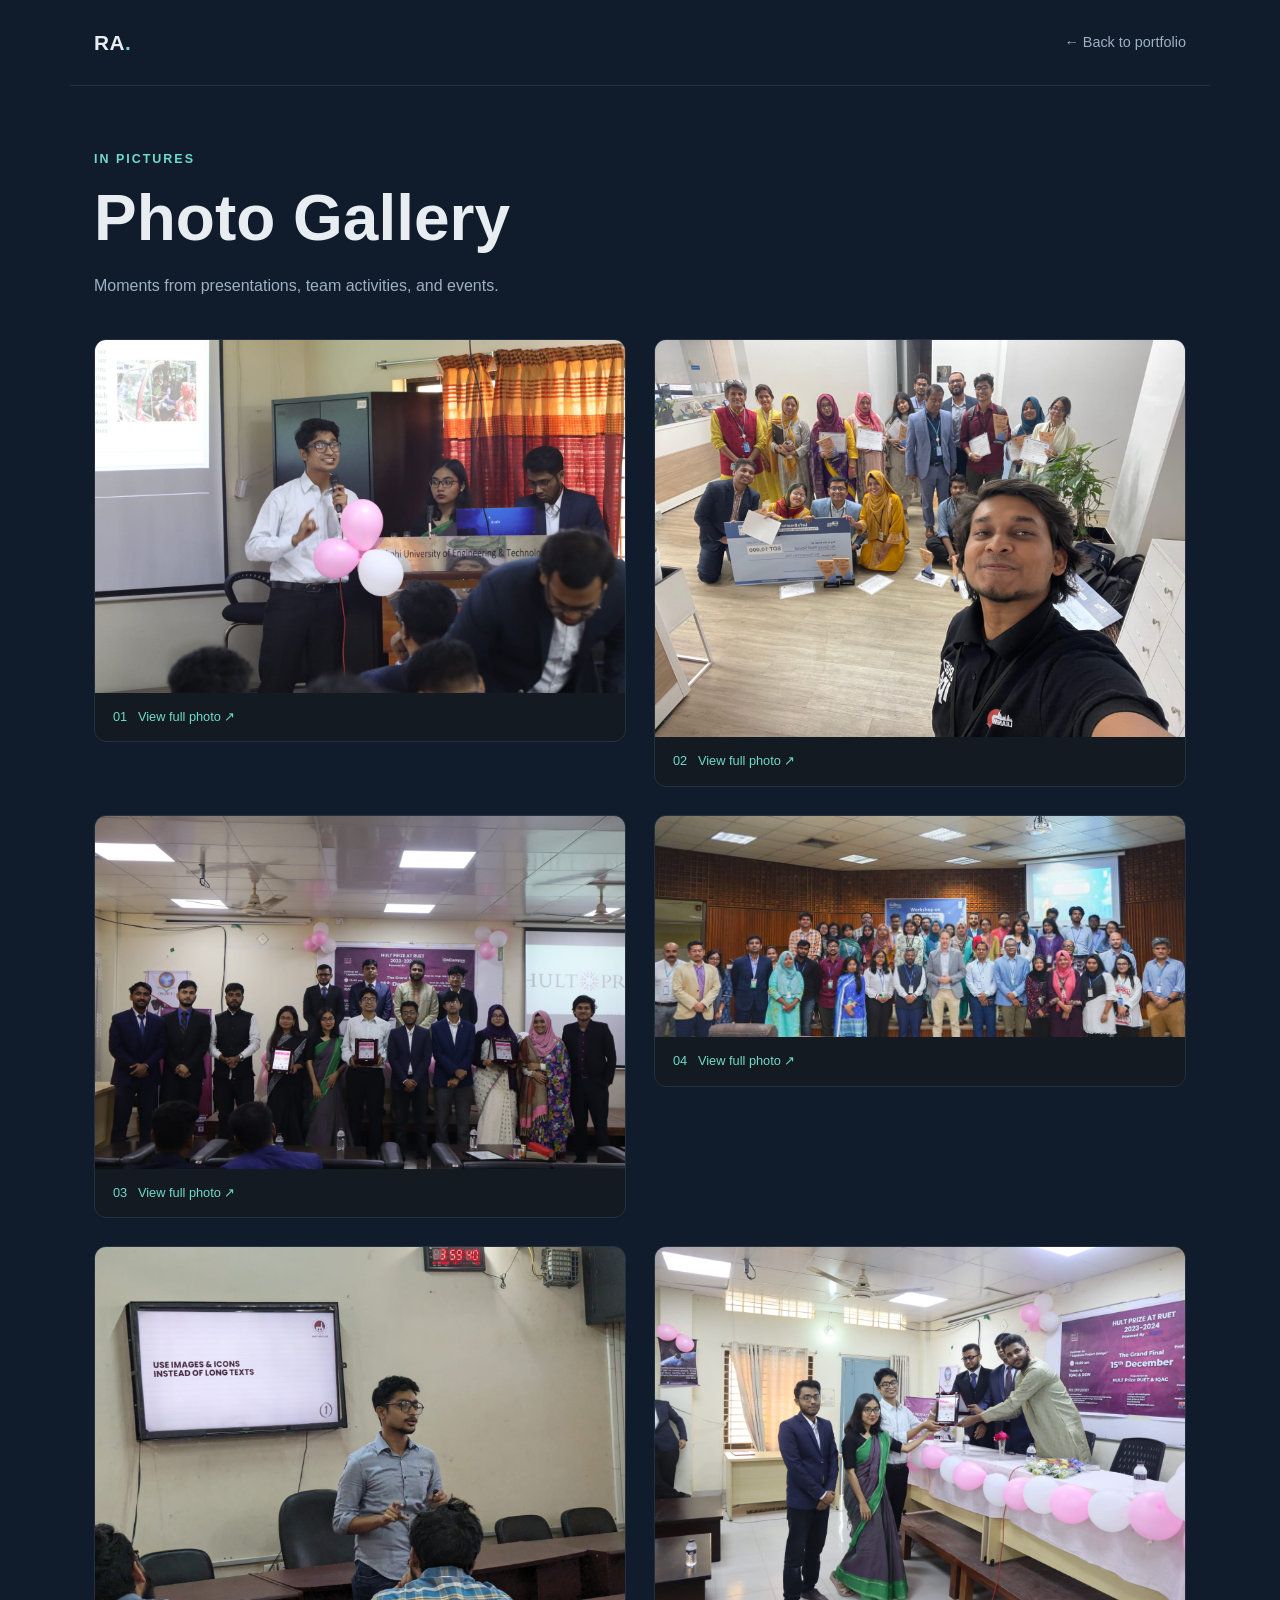
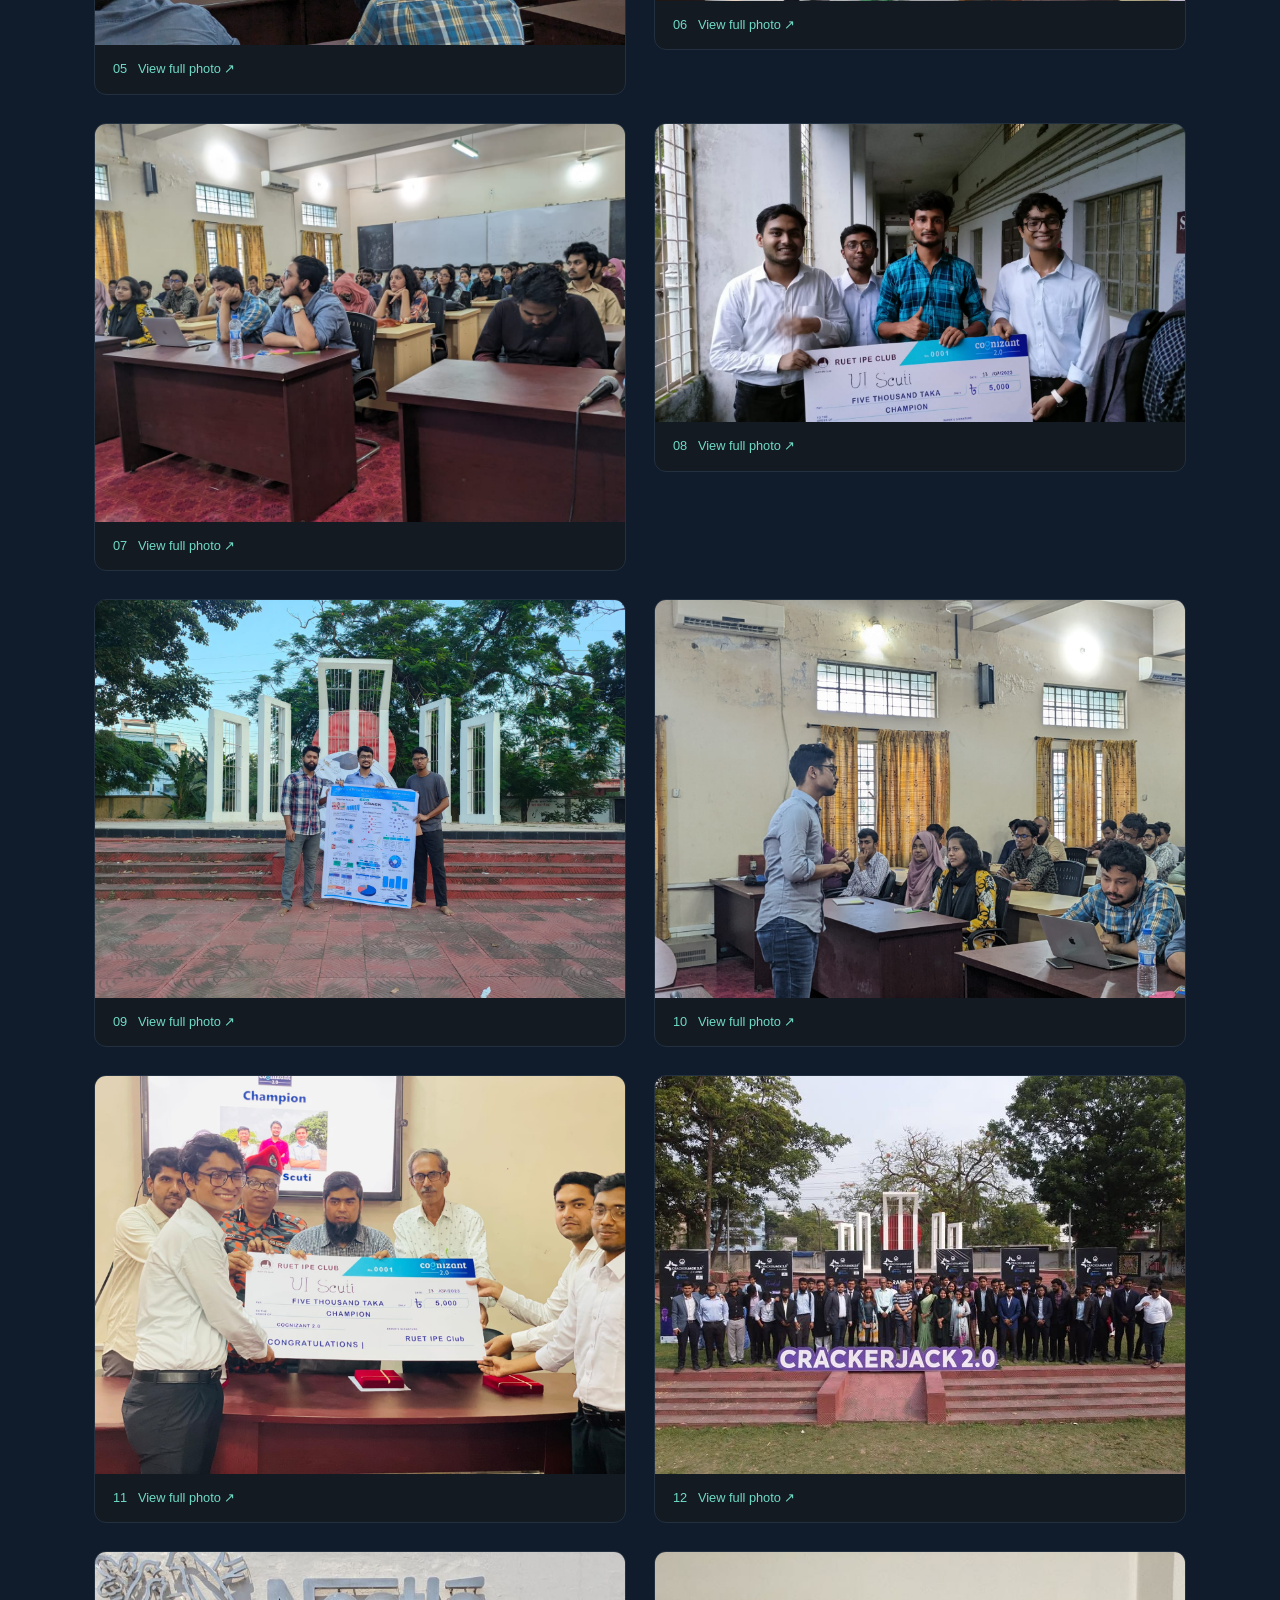
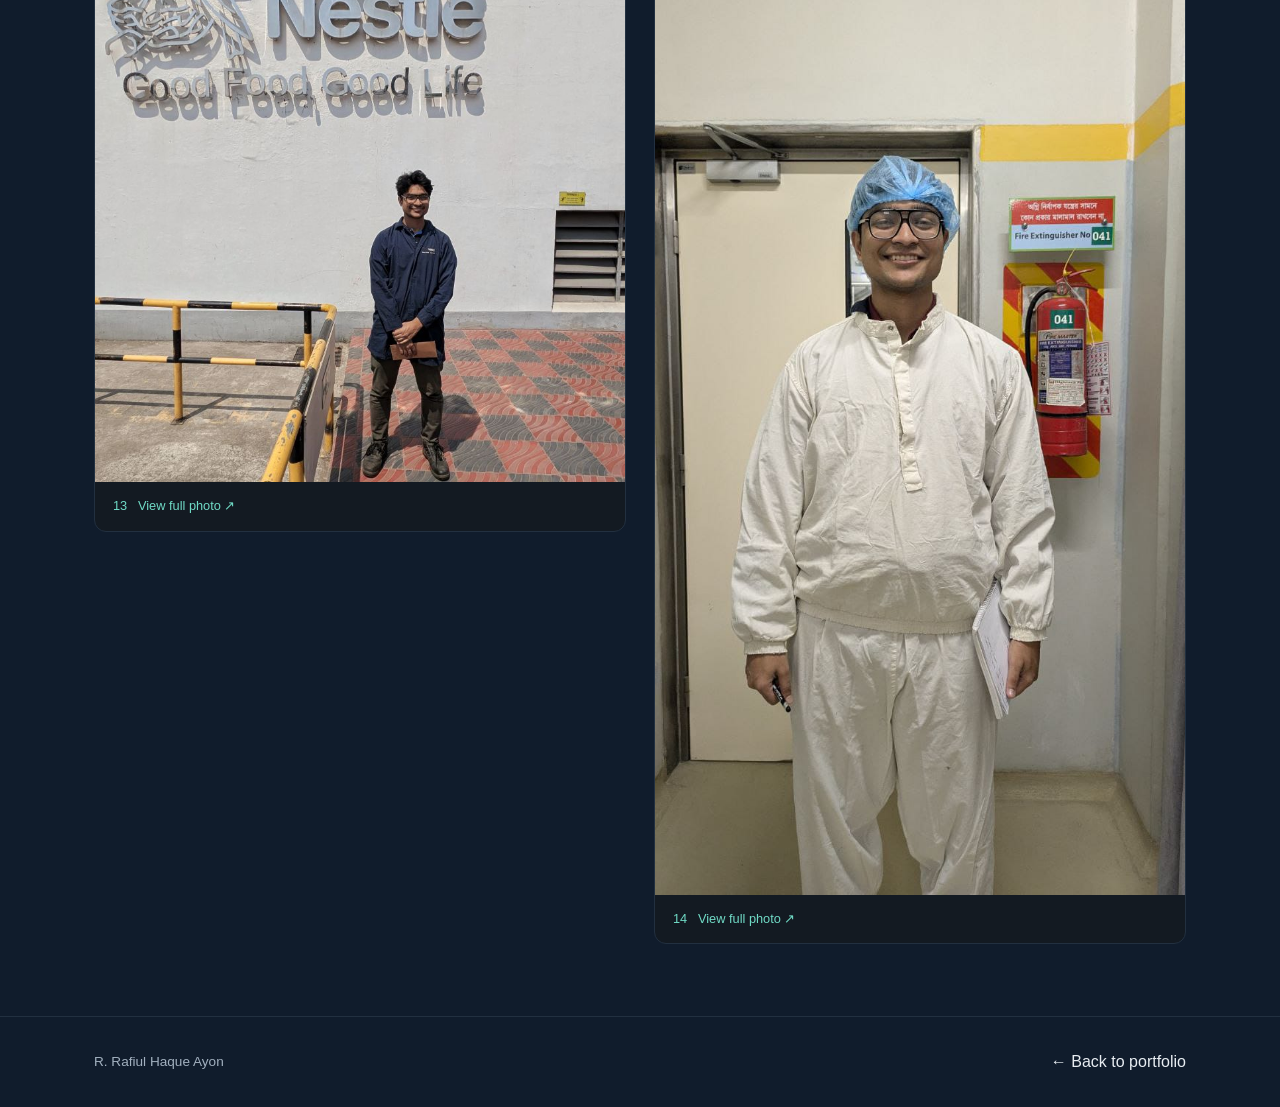
<file: photo-gallery.html>
<!DOCTYPE html>
<html lang="en"><head><meta charset="utf-8"><meta name="viewport" content="width=device-width, initial-scale=1"><title>Photo Gallery | R. Rafiul Haque Ayon</title><meta name="description" content="Photographs from presentations, team activities, workshops, and recognition events."><meta property="og:title" content="Photo Gallery | R. Rafiul Haque Ayon"><meta property="og:description" content="A collection of moments from presentations, team activities, and events."><meta property="og:type" content="website"><link rel="stylesheet" href="style.css"></head><body class="memories-page"><a class="skip-link" href="#gallery">Skip to gallery</a><header class="campaign-header container"><a class="logo" href="index.html">RA<span>.</span></a><a href="index.html">&larr; Back to portfolio</a></header><main class="container" id="gallery"><div class="memories-heading"><p class="section-kicker">In pictures</p><h1>Photo Gallery</h1><p>Moments from presentations, team activities, and events.</p></div><div class="memories-grid"><a class="memory-photo" href="assets/img/photo-gallery/01.jpg" target="_blank" rel="noopener noreferrer" aria-label="Open photo 1: Speaker presenting with a microphone beside a projected slide"><img src="assets/img/photo-gallery/01.jpg" alt="Speaker presenting with a microphone beside a projected slide" width="1500" height="1000" loading="eager" decoding="async"><span aria-hidden="true">01 &nbsp; View full photo &nearr;</span></a><a class="memory-photo" href="assets/img/photo-gallery/02.jpg" target="_blank" rel="noopener noreferrer" aria-label="Open photo 2: Group photograph with certificates and a ceremonial cheque"><img src="assets/img/photo-gallery/02.jpg" alt="Group photograph with certificates and a ceremonial cheque" width="1600" height="1200" loading="eager" decoding="async"><span aria-hidden="true">02 &nbsp; View full photo &nearr;</span></a><a class="memory-photo" href="assets/img/photo-gallery/03.jpg" target="_blank" rel="noopener noreferrer" aria-label="Open photo 3: Group photograph at the Hult Prize event at RUET"><img src="assets/img/photo-gallery/03.jpg" alt="Group photograph at the Hult Prize event at RUET" width="1500" height="1000" loading="lazy" decoding="async"><span aria-hidden="true">03 &nbsp; View full photo &nearr;</span></a><a class="memory-photo" href="assets/img/photo-gallery/04.jpg" target="_blank" rel="noopener noreferrer" aria-label="Open photo 4: Workshop participants posing together in an auditorium"><img src="assets/img/photo-gallery/04.jpg" alt="Workshop participants posing together in an auditorium" width="1080" height="452" loading="lazy" decoding="async"><span aria-hidden="true">04 &nbsp; View full photo &nearr;</span></a><a class="memory-photo" href="assets/img/photo-gallery/05.jpg" target="_blank" rel="noopener noreferrer" aria-label="Open photo 5: Speaker discussing presentation slides with an audience"><img src="assets/img/photo-gallery/05.jpg" alt="Speaker discussing presentation slides with an audience" width="1600" height="1201" loading="lazy" decoding="async"><span aria-hidden="true">05 &nbsp; View full photo &nearr;</span></a><a class="memory-photo" href="assets/img/photo-gallery/06.jpg" target="_blank" rel="noopener noreferrer" aria-label="Open photo 6: Participants receiving a Hult Prize plaque"><img src="assets/img/photo-gallery/06.jpg" alt="Participants receiving a Hult Prize plaque" width="1500" height="1000" loading="lazy" decoding="async"><span aria-hidden="true">06 &nbsp; View full photo &nearr;</span></a><a class="memory-photo" href="assets/img/photo-gallery/07.jpg" target="_blank" rel="noopener noreferrer" aria-label="Open photo 7: Audience listening during a classroom session"><img src="assets/img/photo-gallery/07.jpg" alt="Audience listening during a classroom session" width="1156" height="868" loading="lazy" decoding="async"><span aria-hidden="true">07 &nbsp; View full photo &nearr;</span></a><a class="memory-photo" href="assets/img/photo-gallery/08.jpg" target="_blank" rel="noopener noreferrer" aria-label="Open photo 8: Group holding a Cognizant 2.0 champion cheque"><img src="assets/img/photo-gallery/08.jpg" alt="Group holding a Cognizant 2.0 champion cheque" width="1600" height="902" loading="lazy" decoding="async"><span aria-hidden="true">08 &nbsp; View full photo &nearr;</span></a><a class="memory-photo" href="assets/img/photo-gallery/09.jpg" target="_blank" rel="noopener noreferrer" aria-label="Open photo 9: Three participants holding a project poster outdoors"><img src="assets/img/photo-gallery/09.jpg" alt="Three participants holding a project poster outdoors" width="1600" height="1200" loading="lazy" decoding="async"><span aria-hidden="true">09 &nbsp; View full photo &nearr;</span></a><a class="memory-photo" href="assets/img/photo-gallery/10.jpg" target="_blank" rel="noopener noreferrer" aria-label="Open photo 10: Speaker addressing participants in a classroom"><img src="assets/img/photo-gallery/10.jpg" alt="Speaker addressing participants in a classroom" width="1600" height="1201" loading="lazy" decoding="async"><span aria-hidden="true">10 &nbsp; View full photo &nearr;</span></a><a class="memory-photo" href="assets/img/photo-gallery/11.jpg" target="_blank" rel="noopener noreferrer" aria-label="Open photo 11: Cognizant 2.0 cheque presentation with event guests"><img src="assets/img/photo-gallery/11.jpg" alt="Cognizant 2.0 cheque presentation with event guests" width="1600" height="1200" loading="lazy" decoding="async"><span aria-hidden="true">11 &nbsp; View full photo &nearr;</span></a><a class="memory-photo" href="assets/img/photo-gallery/12.png" target="_blank" rel="noopener noreferrer" aria-label="Open photo 12: Group photograph at Crackerjack 2.0"><img src="assets/img/photo-gallery/12.png" alt="Participants posing together outdoors behind the Crackerjack 2.0 sign" width="960" height="720" loading="lazy" decoding="async"><span aria-hidden="true">12 &nbsp; View full photo &nearr;</span></a><a class="memory-photo" href="assets/img/photo-gallery/13.png" target="_blank" rel="noopener noreferrer" aria-label="Open photo 13: Portrait outside a Nestlé building"><img src="assets/img/photo-gallery/13.png" alt="Portrait outside a building with the Nestlé Good Food, Good Life sign" width="800" height="800" loading="lazy" decoding="async"><span aria-hidden="true">13 &nbsp; View full photo &nearr;</span></a><a class="memory-photo" href="assets/img/photo-gallery/14.jpg" target="_blank" rel="noopener noreferrer" aria-label="Open photo 14: Portrait in protective clothing"><img src="assets/img/photo-gallery/14.jpg" alt="Portrait wearing white protective clothing and a blue hair covering while holding a notebook" width="720" height="1280" loading="lazy" decoding="async"><span aria-hidden="true">14 &nbsp; View full photo &nearr;</span></a></div></main><footer class="footer"><div class="container footer-inner"><p>R. Rafiul Haque Ayon</p><a href="index.html">&larr; Back to portfolio</a></div></footer></body></html>
</file>
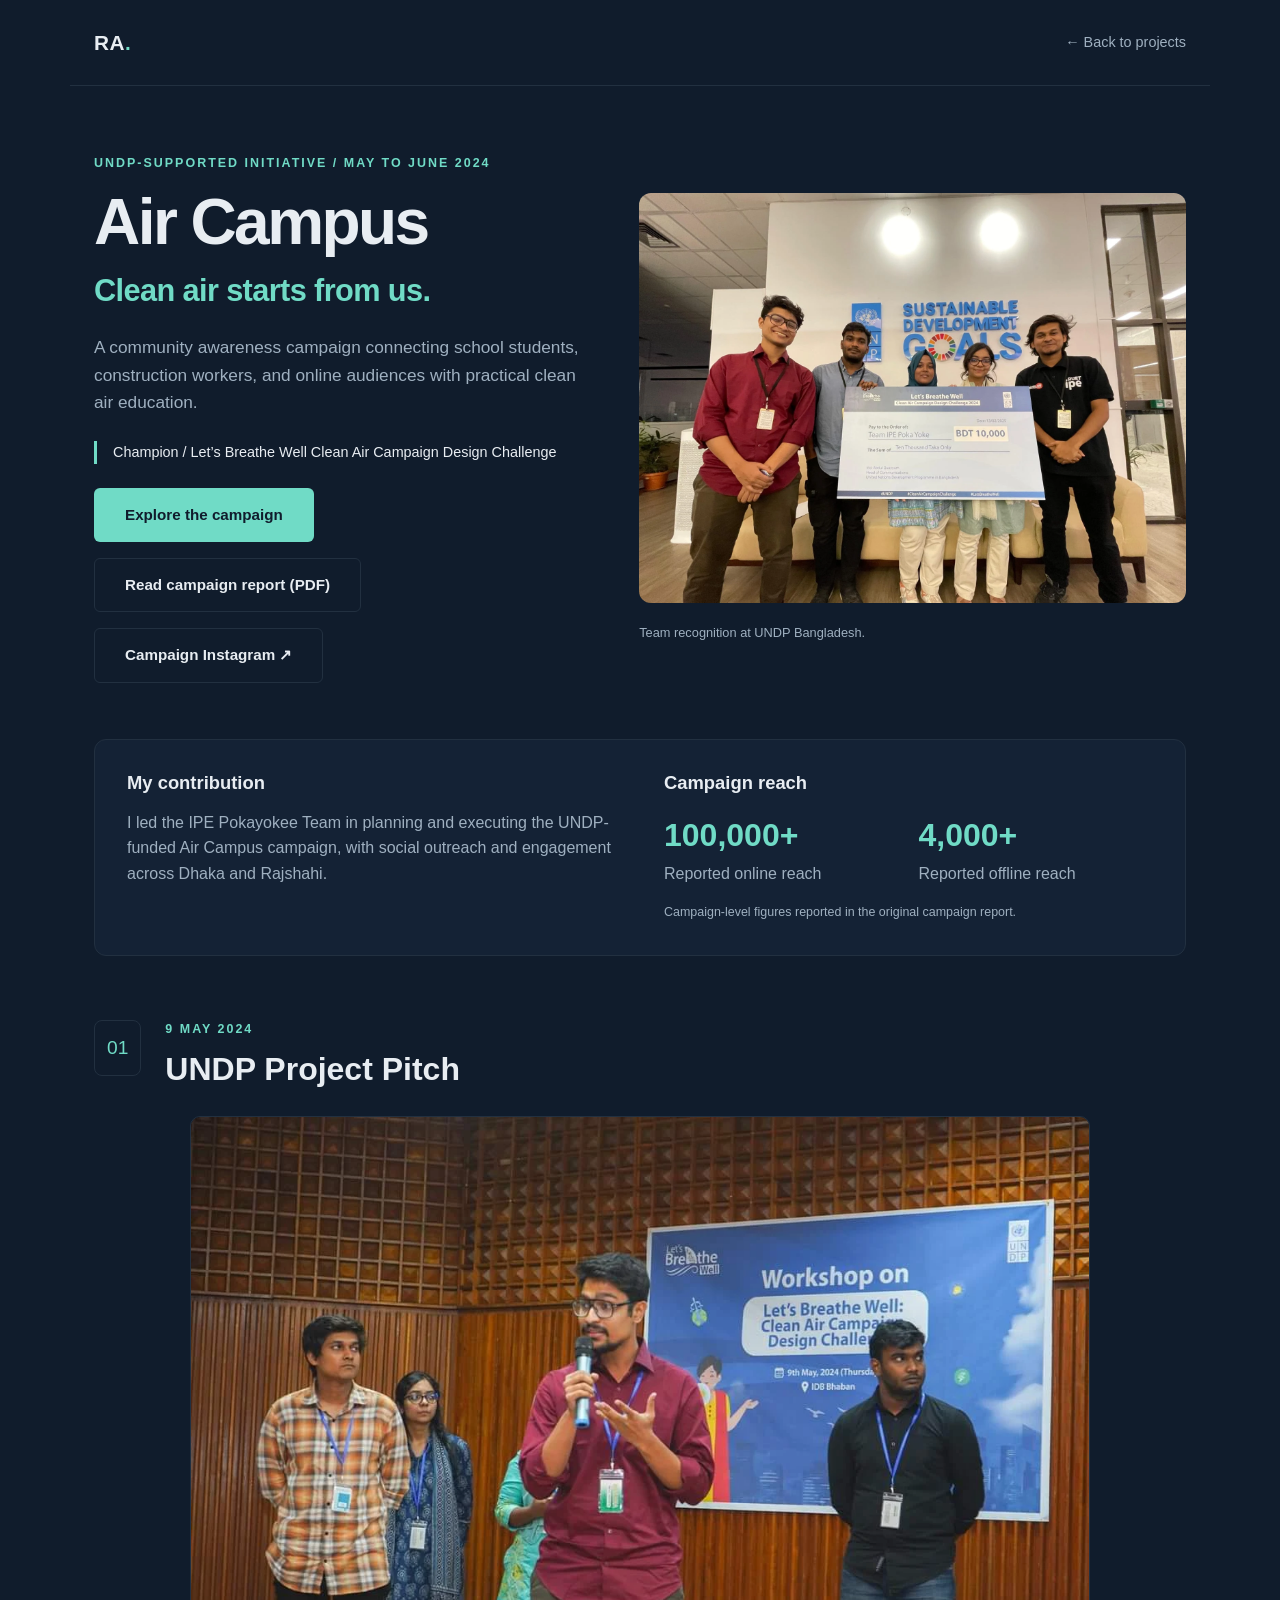
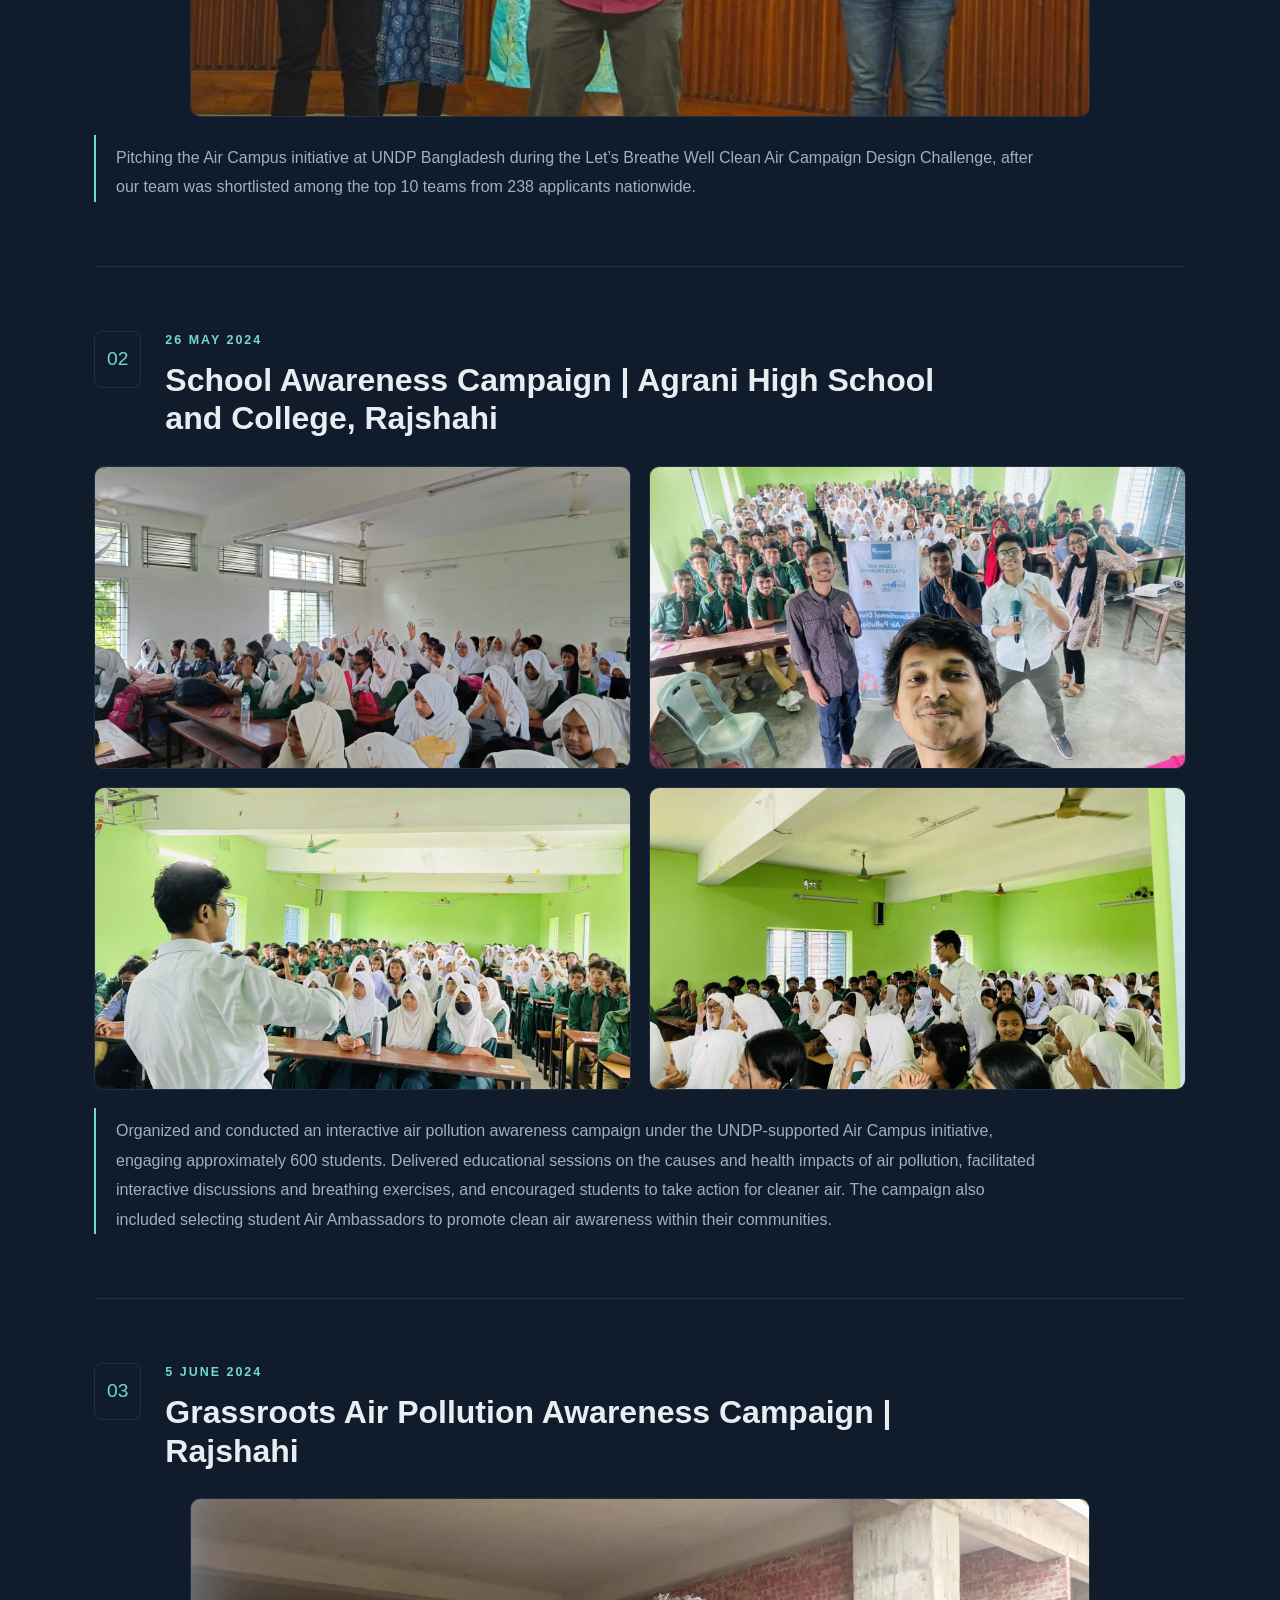
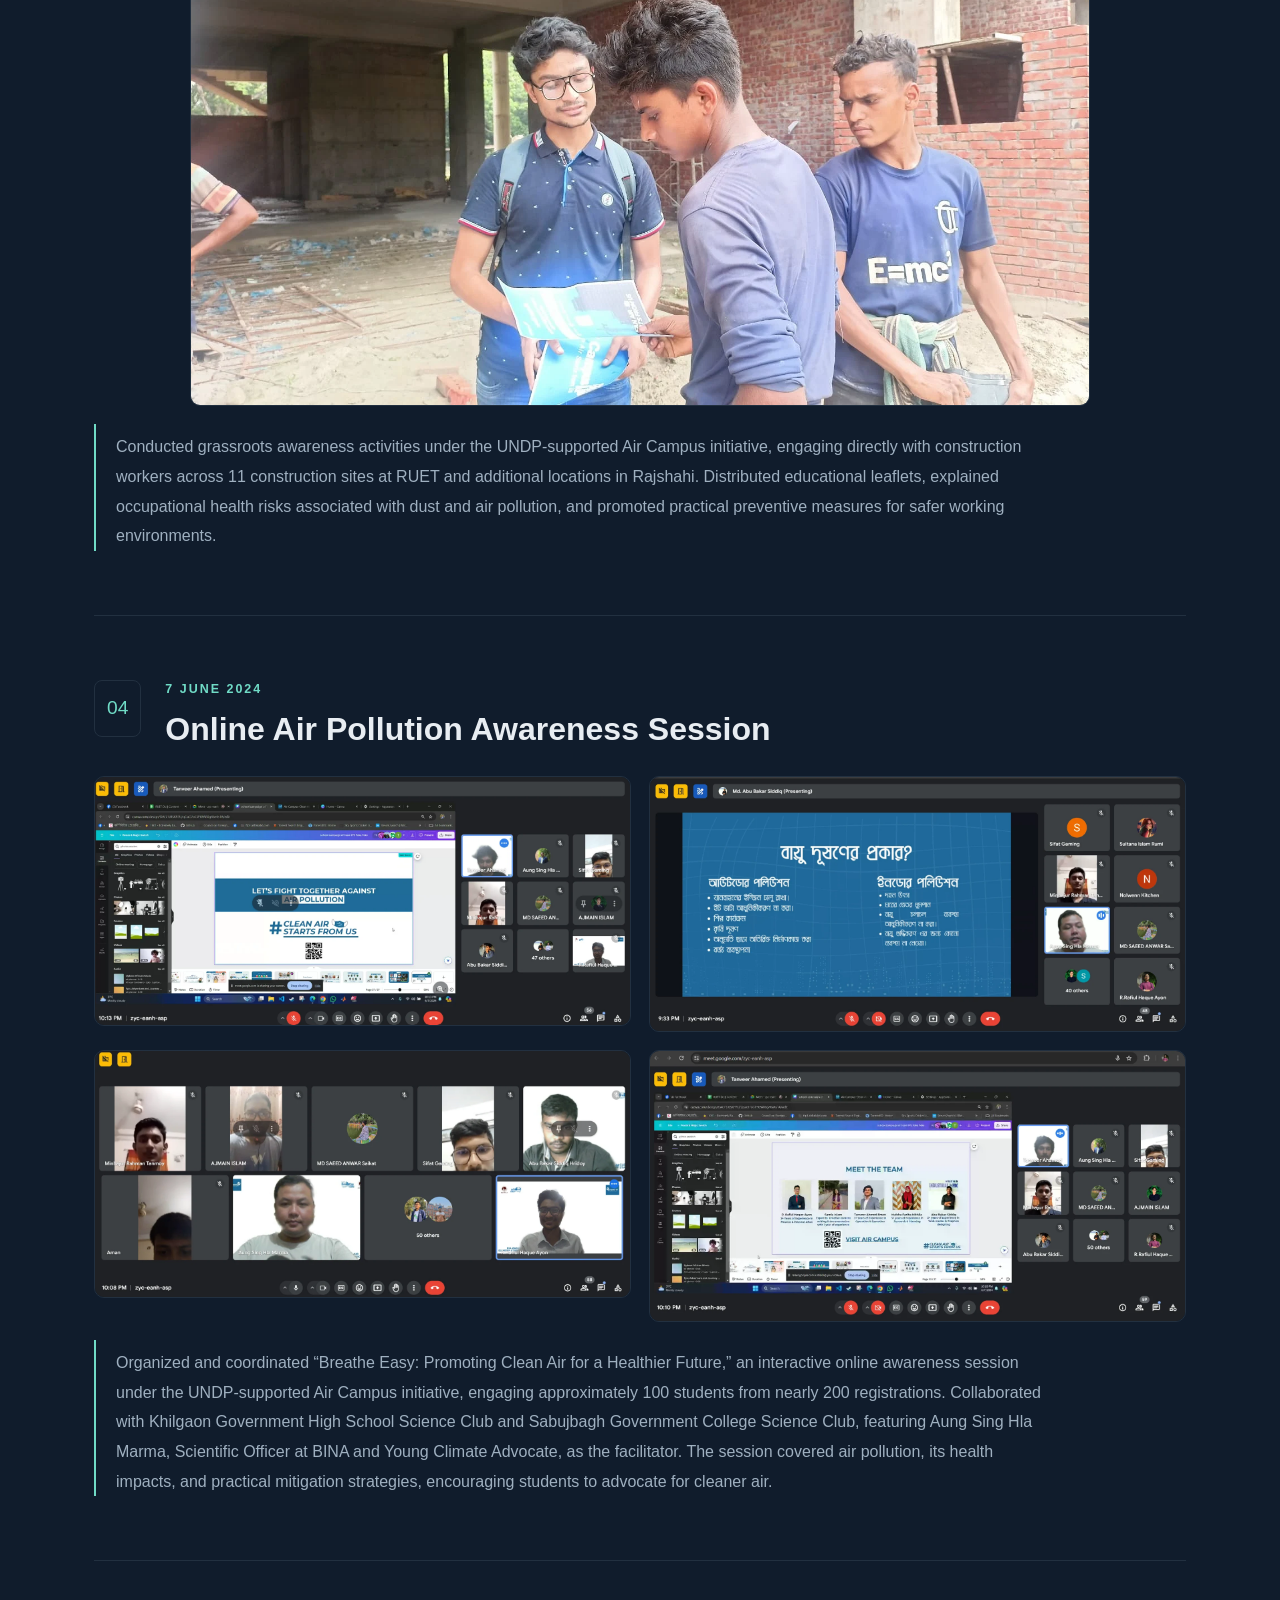
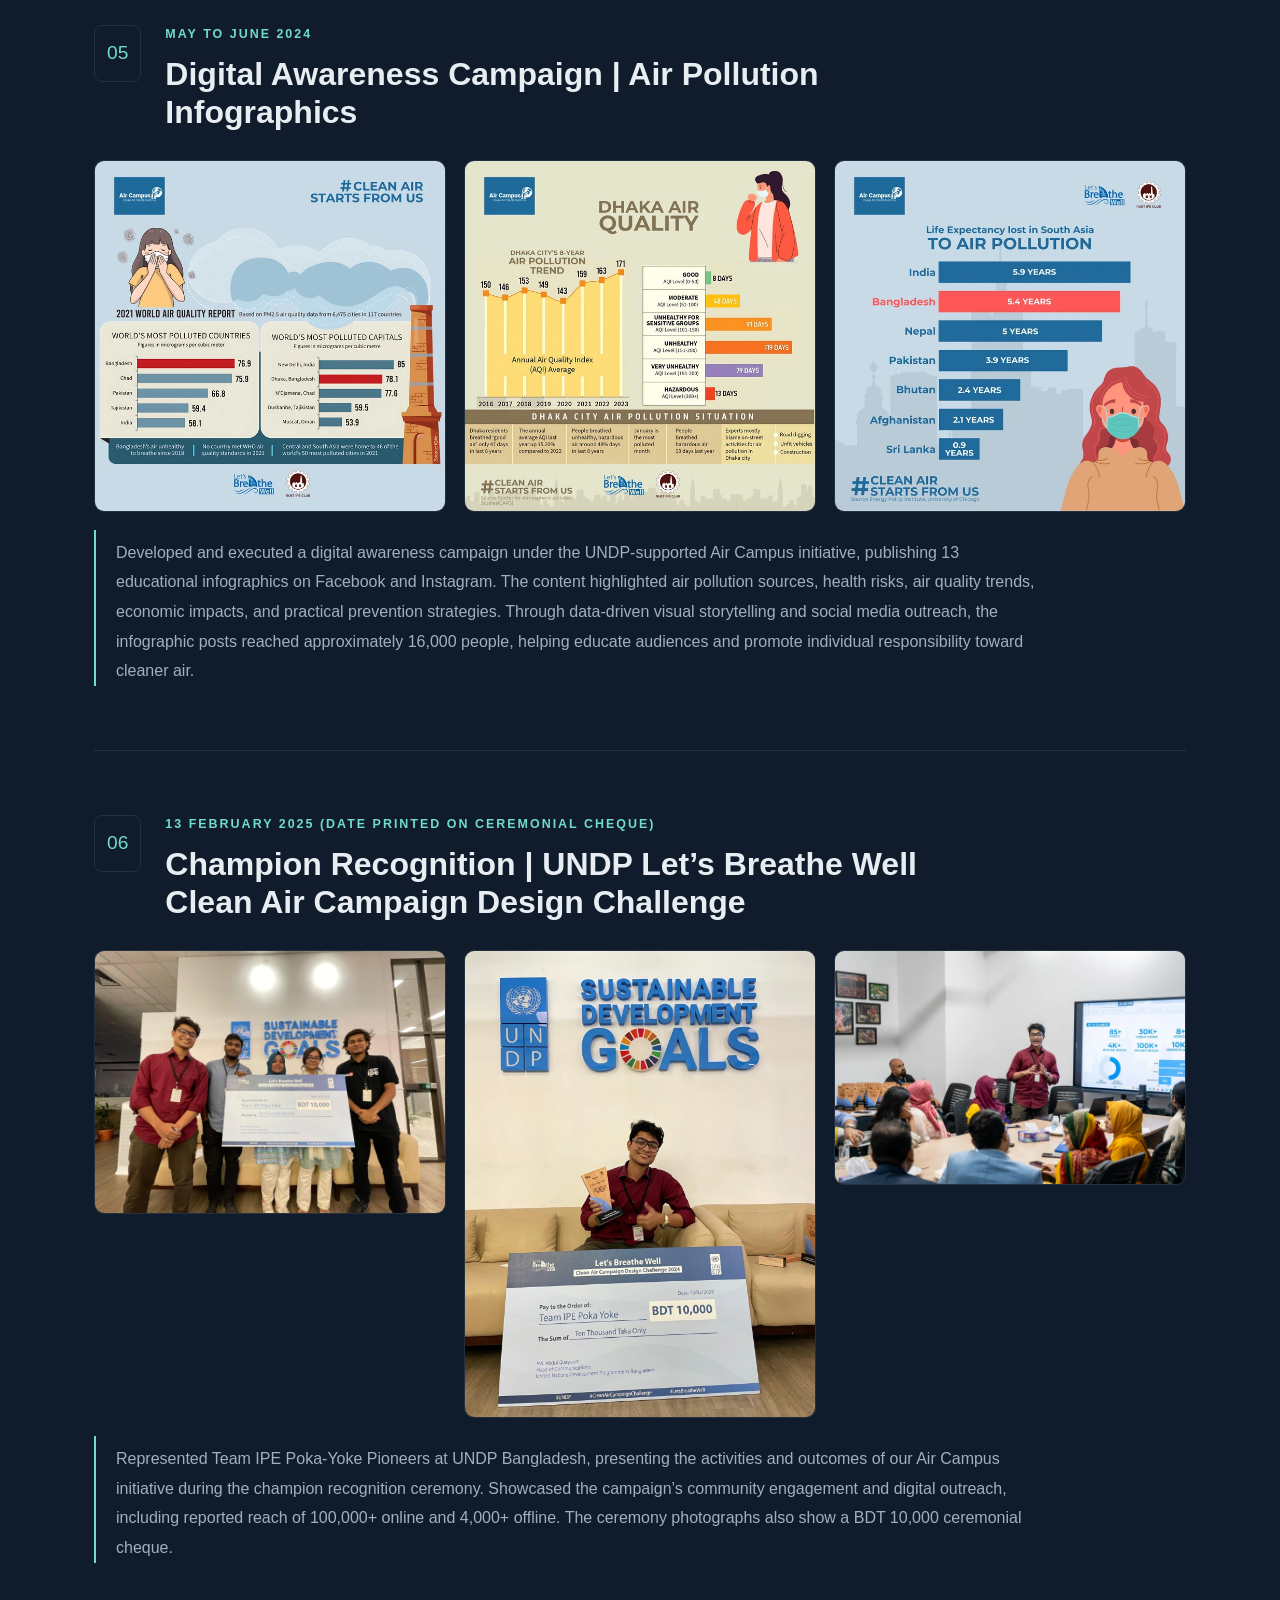
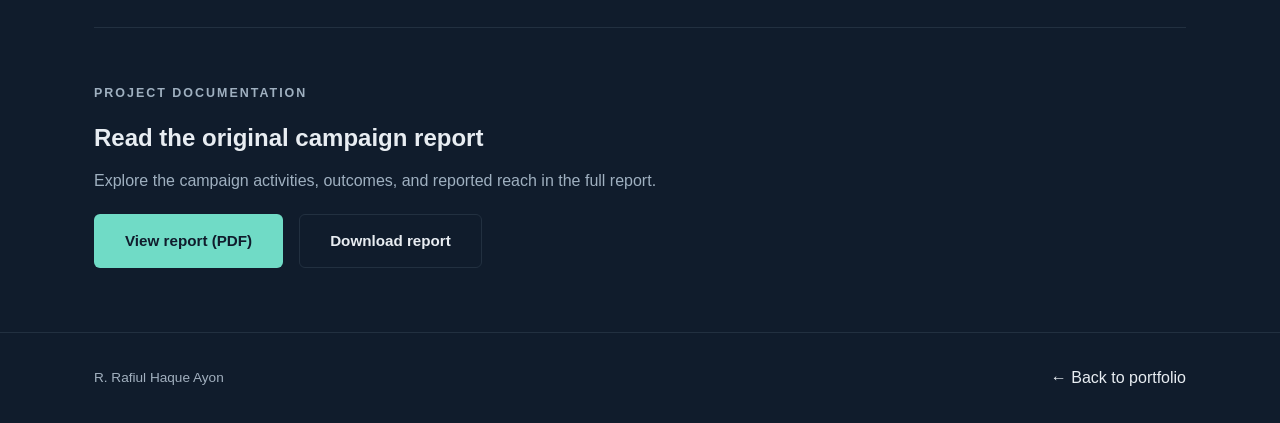
<file: undp-project.html>
<!DOCTYPE html>
<html lang="en"><head><meta charset="utf-8"><meta name="viewport" content="width=device-width, initial-scale=1"><title>Air Campus | R. Rafiul Haque Ayon</title><meta name="description" content="Air Campus: UNDP champion campaign, community education, digital outreach, and project gallery."><meta property="og:title" content="Air Campus | Clean Air Starts From Us"><meta property="og:description" content="Explore the campaign, its activities, reported reach, and champion recognition."><meta property="og:type" content="article"><link rel="stylesheet" href="style.css"></head>
<body class="campaign-page"><a class="skip-link" href="#campaign">Skip to content</a><header class="campaign-header container"><a class="logo" href="index.html">RA<span>.</span></a><a href="index.html#projects">&larr; Back to projects</a></header><main id="campaign" class="container">
<section class="campaign-hero"><div><p class="section-kicker">UNDP-supported initiative / May to June 2024</p><h1>Air Campus<span>Clean air starts from us.</span></h1><p class="campaign-intro">A community awareness campaign connecting school students, construction workers, and online audiences with practical clean air education.</p><p class="campaign-badge">Champion / Let’s Breathe Well Clean Air Campaign Design Challenge</p><div class="hero-actions"><a class="btn btn-primary" href="#chapter-1">Explore the campaign</a><a class="btn btn-outline" href="assets/Air-Campus-Report.pdf" target="_blank" rel="noopener">Read campaign report (PDF)</a><a class="btn btn-outline" href="https://www.instagram.com/aircampus_ipe/" target="_blank" rel="noopener noreferrer">Campaign Instagram &nearr;</a></div></div><figure><img class="campaign-cover" src="assets/img/air-campus/cover.webp" width="1600" height="1200" alt="Air Campus team holding a ceremonial cheque at UNDP Bangladesh" fetchpriority="high"><figcaption>Team recognition at UNDP Bangladesh.</figcaption></figure></section>
<div class="campaign-summary"><div><h2>My contribution</h2><p>I led the IPE Pokayokee Team in planning and executing the UNDP-funded Air Campus campaign, with social outreach and engagement across Dhaka and Rajshahi.</p></div><div><h2>Campaign reach</h2><div class="campaign-metrics"><p><strong>100,000+</strong>Reported online reach</p><p><strong>4,000+</strong>Reported offline reach</p></div><p class="source-note">Campaign-level figures reported in the original campaign report.</p></div></div>
<section class="campaign-section" id="chapter-1"><div class="chapter-heading"><span class="chapter-number">01</span><div><p class="section-kicker">9 May 2024</p><h2>UNDP Project Pitch</h2></div></div><figure><div class="campaign-gallery count-1"><a href="assets/img/air-campus/01-01.webp" target="_blank" rel="noopener" aria-label="Open UNDP Project Pitch image 1 at full size"><img src="assets/img/air-campus/01-01.webp" alt="UNDP Project Pitch: campaign image 1" width="1080" height="720" loading="lazy" decoding="async"></a></div><figcaption>Pitching the Air Campus initiative at UNDP Bangladesh during the Let’s Breathe Well Clean Air Campaign Design Challenge, after our team was shortlisted among the top 10 teams from 238 applicants nationwide.</figcaption></figure></section><section class="campaign-section" id="chapter-2"><div class="chapter-heading"><span class="chapter-number">02</span><div><p class="section-kicker">26 May 2024</p><h2>School Awareness Campaign | Agrani High School and College, Rajshahi</h2></div></div><figure><div class="campaign-gallery count-4"><a href="assets/img/air-campus/02-01.webp" target="_blank" rel="noopener" aria-label="Open School Awareness Campaign | Agrani High School and College, Rajshahi image 1 at full size"><img src="assets/img/air-campus/02-01.webp" alt="School Awareness Campaign | Agrani High School and College, Rajshahi: campaign image 1" width="1600" height="902" loading="lazy" decoding="async"></a><a href="assets/img/air-campus/02-02.webp" target="_blank" rel="noopener" aria-label="Open School Awareness Campaign | Agrani High School and College, Rajshahi image 2 at full size"><img src="assets/img/air-campus/02-02.webp" alt="School Awareness Campaign | Agrani High School and College, Rajshahi: campaign image 2" width="1600" height="900" loading="lazy" decoding="async"></a><a href="assets/img/air-campus/02-03.webp" target="_blank" rel="noopener" aria-label="Open School Awareness Campaign | Agrani High School and College, Rajshahi image 3 at full size"><img src="assets/img/air-campus/02-03.webp" alt="School Awareness Campaign | Agrani High School and College, Rajshahi: campaign image 3" width="1600" height="900" loading="lazy" decoding="async"></a><a href="assets/img/air-campus/02-04.webp" target="_blank" rel="noopener" aria-label="Open School Awareness Campaign | Agrani High School and College, Rajshahi image 4 at full size"><img src="assets/img/air-campus/02-04.webp" alt="School Awareness Campaign | Agrani High School and College, Rajshahi: campaign image 4" width="1600" height="900" loading="lazy" decoding="async"></a></div><figcaption>Organized and conducted an interactive air pollution awareness campaign under the UNDP-supported Air Campus initiative, engaging approximately 600 students. Delivered educational sessions on the causes and health impacts of air pollution, facilitated interactive discussions and breathing exercises, and encouraged students to take action for cleaner air. The campaign also included selecting student Air Ambassadors to promote clean air awareness within their communities.</figcaption></figure></section><section class="campaign-section" id="chapter-3"><div class="chapter-heading"><span class="chapter-number">03</span><div><p class="section-kicker">5 June 2024</p><h2>Grassroots Air Pollution Awareness Campaign | Rajshahi</h2></div></div><figure><div class="campaign-gallery count-1"><a href="assets/img/air-campus/03-01.webp" target="_blank" rel="noopener" aria-label="Open Grassroots Air Pollution Awareness Campaign | Rajshahi image 1 at full size"><img src="assets/img/air-campus/03-01.webp" alt="Grassroots Air Pollution Awareness Campaign | Rajshahi: campaign image 1" width="1600" height="902" loading="lazy" decoding="async"></a></div><figcaption>Conducted grassroots awareness activities under the UNDP-supported Air Campus initiative, engaging directly with construction workers across 11 construction sites at RUET and additional locations in Rajshahi. Distributed educational leaflets, explained occupational health risks associated with dust and air pollution, and promoted practical preventive measures for safer working environments.</figcaption></figure></section><section class="campaign-section" id="chapter-4"><div class="chapter-heading"><span class="chapter-number">04</span><div><p class="section-kicker">7 June 2024</p><h2>Online Air Pollution Awareness Session</h2></div></div><figure><div class="campaign-gallery count-4"><a href="assets/img/air-campus/04-01.webp" target="_blank" rel="noopener" aria-label="Open Online Air Pollution Awareness Session image 1 at full size"><img src="assets/img/air-campus/04-01.webp" alt="Online Air Pollution Awareness Session: campaign image 1" width="1600" height="742" loading="lazy" decoding="async"></a><a href="assets/img/air-campus/04-02.webp" target="_blank" rel="noopener" aria-label="Open Online Air Pollution Awareness Session image 2 at full size"><img src="assets/img/air-campus/04-02.webp" alt="Online Air Pollution Awareness Session: campaign image 2" width="1600" height="760" loading="lazy" decoding="async"></a><a href="assets/img/air-campus/04-03.webp" target="_blank" rel="noopener" aria-label="Open Online Air Pollution Awareness Session image 3 at full size"><img src="assets/img/air-campus/04-03.webp" alt="Online Air Pollution Awareness Session: campaign image 3" width="1600" height="736" loading="lazy" decoding="async"></a><a href="assets/img/air-campus/04-04.webp" target="_blank" rel="noopener" aria-label="Open Online Air Pollution Awareness Session image 4 at full size"><img src="assets/img/air-campus/04-04.webp" alt="Online Air Pollution Awareness Session: campaign image 4" width="1600" height="807" loading="lazy" decoding="async"></a></div><figcaption>Organized and coordinated “Breathe Easy: Promoting Clean Air for a Healthier Future,” an interactive online awareness session under the UNDP-supported Air Campus initiative, engaging approximately 100 students from nearly 200 registrations. Collaborated with Khilgaon Government High School Science Club and Sabujbagh Government College Science Club, featuring Aung Sing Hla Marma, Scientific Officer at BINA and Young Climate Advocate, as the facilitator. The session covered air pollution, its health impacts, and practical mitigation strategies, encouraging students to advocate for cleaner air.</figcaption></figure></section><section class="campaign-section" id="chapter-5"><div class="chapter-heading"><span class="chapter-number">05</span><div><p class="section-kicker">May to June 2024</p><h2>Digital Awareness Campaign | Air Pollution Infographics</h2></div></div><figure><div class="campaign-gallery count-3"><a href="assets/img/air-campus/05-01.webp" target="_blank" rel="noopener" aria-label="Open Digital Awareness Campaign | Air Pollution Infographics image 1 at full size"><img src="assets/img/air-campus/05-01.webp" alt="Digital Awareness Campaign | Air Pollution Infographics: campaign image 1" width="675" height="675" loading="lazy" decoding="async"></a><a href="assets/img/air-campus/05-02.webp" target="_blank" rel="noopener" aria-label="Open Digital Awareness Campaign | Air Pollution Infographics image 2 at full size"><img src="assets/img/air-campus/05-02.webp" alt="Digital Awareness Campaign | Air Pollution Infographics: campaign image 2" width="675" height="675" loading="lazy" decoding="async"></a><a href="assets/img/air-campus/05-03.webp" target="_blank" rel="noopener" aria-label="Open Digital Awareness Campaign | Air Pollution Infographics image 3 at full size"><img src="assets/img/air-campus/05-03.webp" alt="Digital Awareness Campaign | Air Pollution Infographics: campaign image 3" width="675" height="675" loading="lazy" decoding="async"></a></div><figcaption>Developed and executed a digital awareness campaign under the UNDP-supported Air Campus initiative, publishing 13 educational infographics on Facebook and Instagram. The content highlighted air pollution sources, health risks, air quality trends, economic impacts, and practical prevention strategies. Through data-driven visual storytelling and social media outreach, the infographic posts reached approximately 16,000 people, helping educate audiences and promote individual responsibility toward cleaner air.</figcaption></figure></section><section class="campaign-section" id="chapter-6"><div class="chapter-heading"><span class="chapter-number">06</span><div><p class="section-kicker">13 February 2025 (date printed on ceremonial cheque)</p><h2>Champion Recognition | UNDP Let’s Breathe Well Clean Air Campaign Design Challenge</h2></div></div><figure><div class="campaign-gallery count-3"><a href="assets/img/air-campus/06-01.webp" target="_blank" rel="noopener" aria-label="Open Champion Recognition | UNDP Let’s Breathe Well Clean Air Campaign Design Challenge image 1 at full size"><img src="assets/img/air-campus/06-01.webp" alt="Champion Recognition | UNDP Let’s Breathe Well Clean Air Campaign Design Challenge: campaign image 1" width="1600" height="1200" loading="lazy" decoding="async"></a><a href="assets/img/air-campus/06-02.webp" target="_blank" rel="noopener" aria-label="Open Champion Recognition | UNDP Let’s Breathe Well Clean Air Campaign Design Challenge image 2 at full size"><img src="assets/img/air-campus/06-02.webp" alt="Champion Recognition | UNDP Let’s Breathe Well Clean Air Campaign Design Challenge: campaign image 2" width="1200" height="1600" loading="lazy" decoding="async"></a><a href="assets/img/air-campus/06-03.webp" target="_blank" rel="noopener" aria-label="Open Champion Recognition | UNDP Let’s Breathe Well Clean Air Campaign Design Challenge image 3 at full size"><img src="assets/img/air-campus/06-03.webp" alt="Champion Recognition | UNDP Let’s Breathe Well Clean Air Campaign Design Challenge: campaign image 3" width="1500" height="1000" loading="lazy" decoding="async"></a></div><figcaption>Represented Team IPE Poka-Yoke Pioneers at UNDP Bangladesh, presenting the activities and outcomes of our Air Campus initiative during the champion recognition ceremony. Showcased the campaign’s community engagement and digital outreach, including reported reach of 100,000+ online and 4,000+ offline. The ceremony photographs also show a BDT 10,000 ceremonial cheque.</figcaption></figure></section><section class="campaign-report"><p class="section-kicker">Project documentation</p><h2>Read the original campaign report</h2><p>Explore the campaign activities, outcomes, and reported reach in the full report.</p><div class="hero-actions"><a class="btn btn-primary" href="assets/Air-Campus-Report.pdf" target="_blank" rel="noopener">View report (PDF)</a><a class="btn btn-outline" href="assets/Air-Campus-Report.pdf" download>Download report</a></div></section></main><footer class="footer"><div class="container footer-inner"><p>R. Rafiul Haque Ayon</p><a href="index.html#projects">&larr; Back to portfolio</a></div></footer></body></html>
</file>
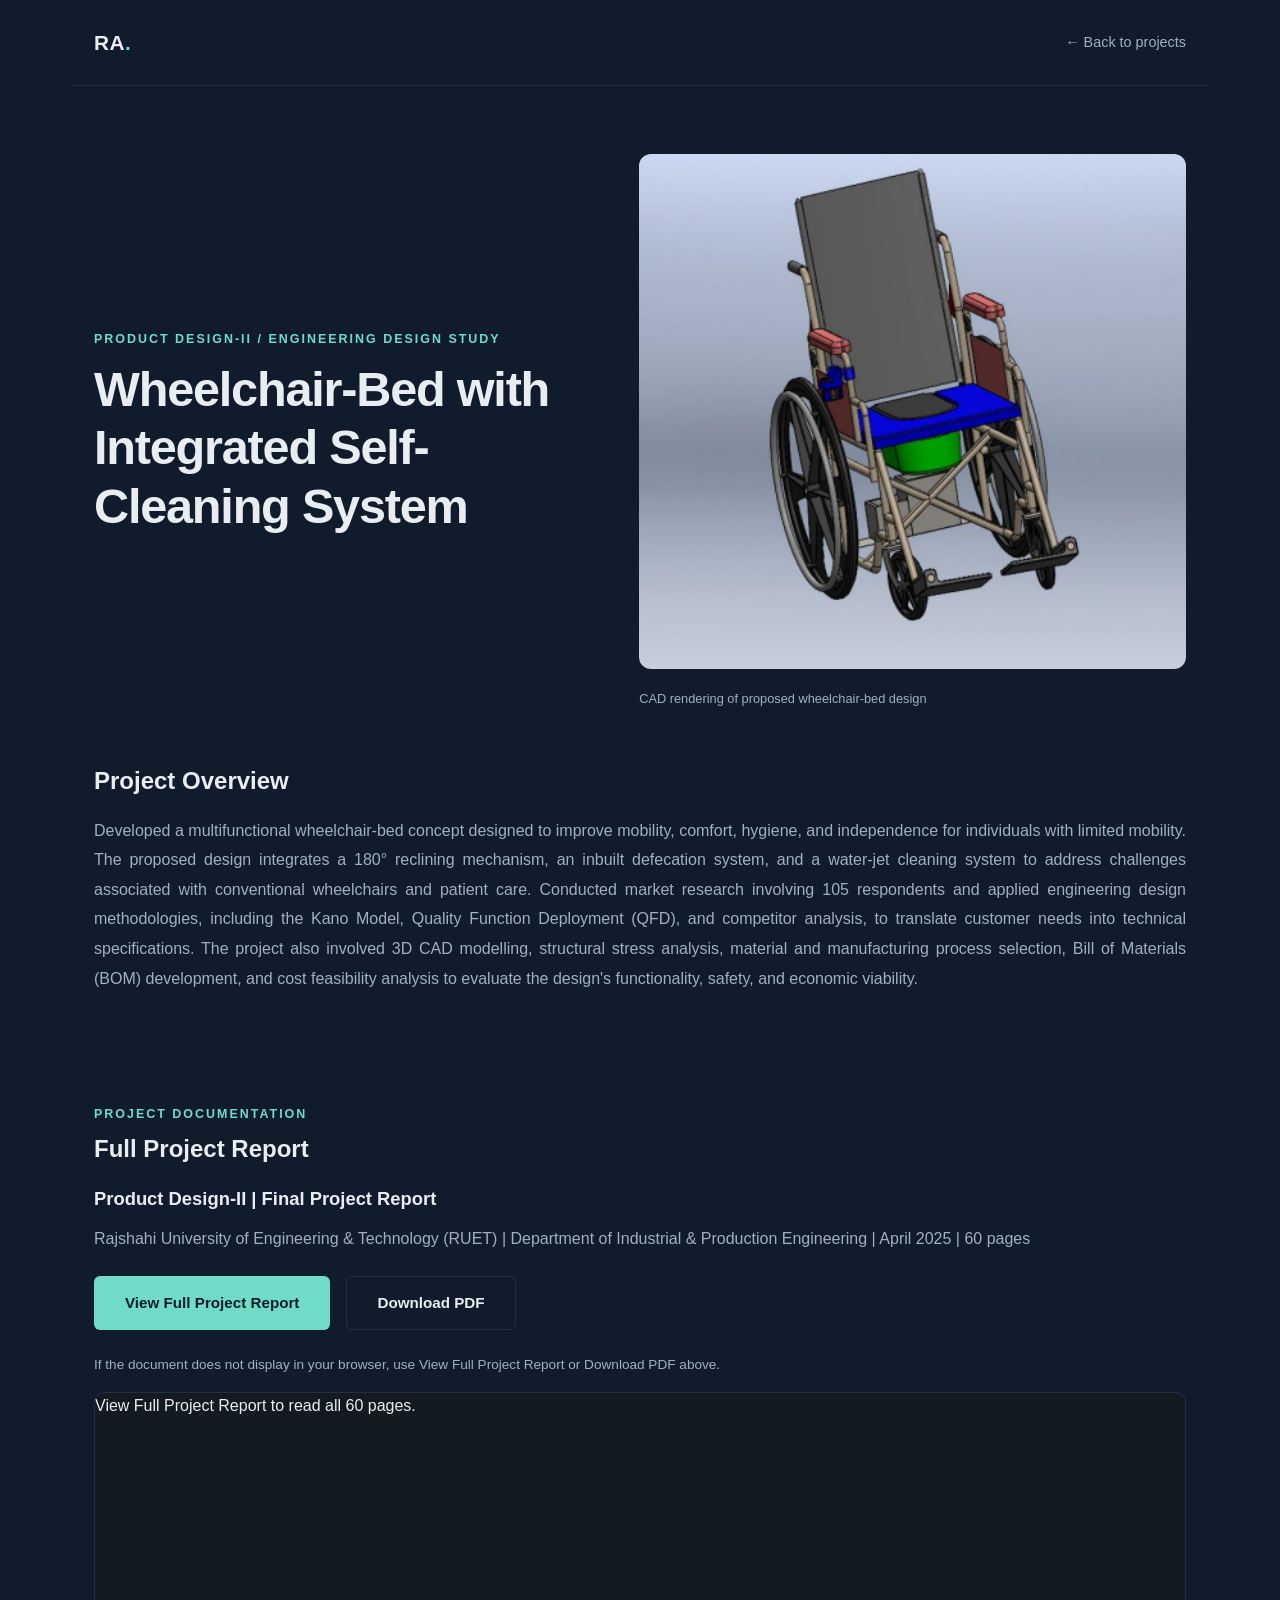
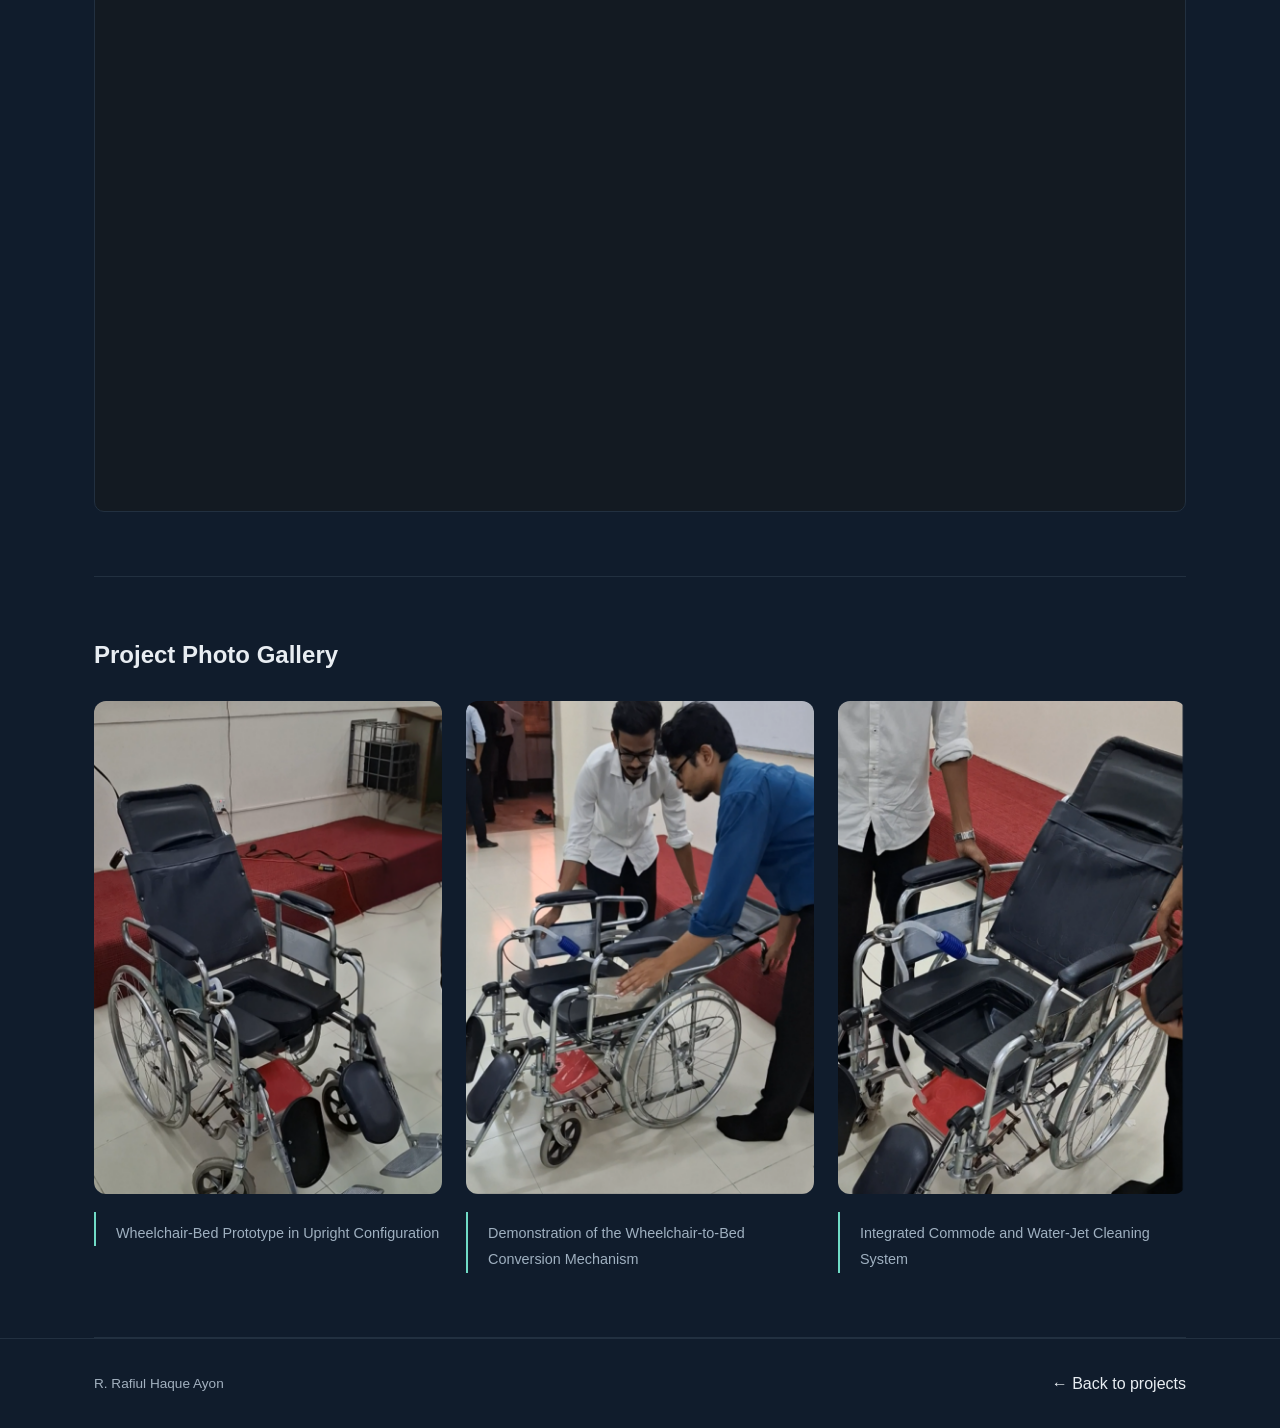
<file: wheelchair-bed.html>
<!DOCTYPE html><html lang="en"><head><meta charset="utf-8"><meta name="viewport" content="width=device-width, initial-scale=1"><title>Wheelchair-Bed with Integrated Self-Cleaning System | R. Rafiul Haque Ayon</title><meta name="description" content="Wheelchair-bed design concept, CAD rendering, prototype photographs, and complete 60-page Product Design-II report."><meta property="og:title" content="Wheelchair-Bed with Integrated Self-Cleaning System"><meta property="og:type" content="article"><link rel="stylesheet" href="style.css"></head><body class="campaign-page wheelchair-page"><a class="skip-link" href="#project">Skip to content</a><header class="campaign-header container"><a class="logo" href="index.html">RA<span>.</span></a><a href="index.html#projects">&larr; Back to projects</a></header><main id="project" class="container"><section class="campaign-hero"><div><p class="section-kicker">Product Design-II / Engineering design study</p><h1>Wheelchair-Bed with Integrated Self-Cleaning System</h1></div><figure><a href="assets/img/wheelchair-bed/wheelchair-bed-cover.png" target="_blank" rel="noopener noreferrer"><img src="assets/img/wheelchair-bed/wheelchair-bed-cover.png" alt="CAD rendering of proposed wheelchair-bed design" width="427" height="402" loading="eager"></a><figcaption>CAD rendering of proposed wheelchair-bed design</figcaption></figure></section><section class="wheelchair-overview"><h2>Project Overview</h2><p>Developed a multifunctional wheelchair-bed concept designed to improve mobility, comfort, hygiene, and independence for individuals with limited mobility. The proposed design integrates a 180° reclining mechanism, an inbuilt defecation system, and a water-jet cleaning system to address challenges associated with conventional wheelchairs and patient care. Conducted market research involving 105 respondents and applied engineering design methodologies, including the Kano Model, Quality Function Deployment (QFD), and competitor analysis, to translate customer needs into technical specifications. The project also involved 3D CAD modelling, structural stress analysis, material and manufacturing process selection, Bill of Materials (BOM) development, and cost feasibility analysis to evaluate the design&#x27;s functionality, safety, and economic viability.</p></section><section class="campaign-section" id="report"><p class="section-kicker">Project documentation</p><h2>Full Project Report</h2><h3 class="report-label">Product Design-II | Final Project Report</h3><p class="report-meta">Rajshahi University of Engineering &amp; Technology (RUET) | Department of Industrial &amp; Production Engineering | April 2025 | 60 pages</p><div class="hero-actions report-actions"><a class="btn btn-primary" href="assets/report/wheelchair-bed-final-report.pdf" target="_blank" rel="noopener noreferrer">View Full Project Report</a><a class="btn btn-outline" href="assets/report/wheelchair-bed-final-report.pdf" download>Download PDF</a></div><p class="report-help">If the document does not display in your browser, use View Full Project Report or Download PDF above.</p><object class="report-viewer" data="assets/report/wheelchair-bed-final-report.pdf" type="application/pdf" aria-label="Product Design-II complete 60-page project report"><p><a href="assets/report/wheelchair-bed-final-report.pdf" target="_blank" rel="noopener noreferrer">View Full Project Report</a> to read all 60 pages.</p></object></section><section class="campaign-section"><h2>Project Photo Gallery</h2><div class="wheelchair-gallery"><figure><a href="assets/img/wheelchair-bed/prototype-upright.png" target="_blank" rel="noopener noreferrer"><img src="assets/img/wheelchair-bed/prototype-upright.png" alt="Wheelchair-Bed Prototype in Upright Configuration" width="1448" height="2048" loading="lazy"></a><figcaption>Wheelchair-Bed Prototype in Upright Configuration</figcaption></figure><figure><a href="assets/img/wheelchair-bed/reclining-demonstration.png" target="_blank" rel="noopener noreferrer"><img src="assets/img/wheelchair-bed/reclining-demonstration.png" alt="Demonstration of the Wheelchair-to-Bed Conversion Mechanism" width="1448" height="2048" loading="lazy"></a><figcaption>Demonstration of the Wheelchair-to-Bed Conversion Mechanism</figcaption></figure><figure><a href="assets/img/wheelchair-bed/commode-cleaning-system.png" target="_blank" rel="noopener noreferrer"><img src="assets/img/wheelchair-bed/commode-cleaning-system.png" alt="Integrated Commode and Water-Jet Cleaning System" width="1448" height="2048" loading="lazy"></a><figcaption>Integrated Commode and Water-Jet Cleaning System</figcaption></figure></div></section></main><footer class="footer"><div class="container footer-inner"><p>R. Rafiul Haque Ayon</p><a href="index.html#projects">&larr; Back to projects</a></div></footer></body></html>
</file>
<file: style.css>
/* ===================== ROOT / THEME ===================== */
:root {
  --bg: #101c2c;
  --bg-alt: #142235;
  --surface: #131a22;
  --surface-2: #19222c;
  --border: #223040;
  --text: #e8edf2;
  --text-dim: #9fb0c0;
  --text-faint: #a2b0bf;
  --accent: #70dbc6;       /* Main accent: edit this to change the brand color. */
  --accent-2: #70dbc6;     /* Same accent used throughout. */
  --accent-soft: rgba(112, 219, 198, 0.12);
  --font-head: 'Segoe UI', Arial, sans-serif;
  --font-body: 'Segoe UI', Arial, sans-serif;
  --radius: 14px;
  --shadow: 0 20px 50px rgba(0,0,0,0.35);
}

* { margin: 0; padding: 0; box-sizing: border-box; }

html { scroll-behavior: smooth; }

body {
  background: var(--bg);
  color: var(--text);
  font-family: var(--font-body);
  line-height: 1.6;
  overflow-x: hidden;
}

.container {
  width: 100%;
  max-width: 1140px;
  margin: 0 auto;
  padding: 0 24px;
}

h1, h2, h3, h4 { font-family: var(--font-head); font-weight: 600; line-height: 1.2; }

a { color: inherit; text-decoration: none; }

ul { list-style: none; }

img { max-width: 100%; display: block; }

.accent { color: var(--accent); }

/* ===================== SCROLL REVEAL ===================== */
[data-reveal] {
  opacity: 1;
  transform: none;
  transition: opacity 0.7s ease, transform 0.7s ease;
}
[data-reveal].in-view {
  opacity: 1;
  transform: translateY(0);
}

/* ===================== BUTTONS ===================== */
.btn {
  display: inline-flex;
  align-items: center;
  justify-content: center;
  padding: 14px 30px;
  border-radius: 999px;
  font-weight: 600;
  font-size: 0.95rem;
  cursor: pointer;
  border: 1px solid transparent;
  transition: all 0.25s ease;
}
.btn-primary {
  background: var(--accent);
  color: #101c2c;
  box-shadow: 0 10px 30px rgba(112,219,198,0.25);
}
.btn-primary:hover { transform: translateY(-3px); box-shadow: 0 14px 34px rgba(112,219,198,0.35); }
.btn-outline {
  border-color: var(--border);
  color: var(--text);
  background: transparent;
}
.btn-outline:hover { border-color: var(--accent); color: var(--accent); transform: translateY(-3px); }

/* ===================== NAVBAR ===================== */
.navbar {
  position: fixed;
  top: 0; left: 0; right: 0;
  z-index: 999;
  background: rgba(11,15,20,0.75);
  backdrop-filter: blur(14px);
  border-bottom: 1px solid transparent;
  transition: border-color 0.3s ease, background 0.3s ease;
}
.navbar.scrolled {
  border-bottom-color: var(--border);
  background: rgba(11,15,20,0.92);
}
.nav-inner {
  max-width: 1140px;
  margin: 0 auto;
  padding: 18px 24px;
  display: flex;
  align-items: center;
  justify-content: space-between;
}
.logo {
  font-family: var(--font-head);
  font-weight: 700;
  font-size: 1.3rem;
  letter-spacing: 0.5px;
}
.logo span { color: var(--accent); }
.nav-links {
  display: flex;
  gap: 32px;
}
.nav-link {
  font-size: 0.92rem;
  font-weight: 500;
  color: var(--text-dim);
  position: relative;
  padding: 4px 0;
  transition: color 0.2s ease;
}
.nav-link::after {
  content: '';
  position: absolute;
  left: 0; bottom: -4px;
  width: 0; height: 2px;
  background: var(--accent);
  transition: width 0.25s ease;
}
.nav-link:hover, .nav-link.active { color: var(--text); }
.nav-link.active::after, .nav-link:hover::after { width: 100%; }

.nav-toggle {
  display: none;
  flex-direction: column;
  gap: 5px;
  background: none;
  border: none;
  cursor: pointer;
}
.nav-toggle span {
  width: 24px; height: 2px;
  background: var(--text);
  transition: all 0.3s ease;
}

/* ===================== HERO ===================== */
.hero {
  position: relative;
  min-height: 100vh;
  display: flex;
  align-items: center;
  padding-top: 90px;
  overflow: hidden;
}
.hero-bg-grid {
  position: absolute;
  inset: 0;
  background-image:
    radial-gradient(circle at 15% 20%, rgba(112,219,198,0.10), transparent 40%),
    radial-gradient(circle at 85% 70%, rgba(112,219,198,0.08), transparent 45%);
  pointer-events: none;
}
.hero-inner {
  display: grid;
  grid-template-columns: 1.15fr 0.85fr;
  align-items: center;
  gap: 50px;
  position: relative;
  z-index: 1;
}
.hero-kicker {
  color: var(--accent);
  font-weight: 600;
  letter-spacing: 2px;
  text-transform: uppercase;
  font-size: 0.8rem;
  margin-bottom: 14px;
}
.hero-name {
  font-size: clamp(2.2rem, 5vw, 3.4rem);
  margin-bottom: 10px;
}
.hero-role {
  font-size: clamp(1.1rem, 2.4vw, 1.5rem);
  color: var(--text);
  font-weight: 500;
  margin-bottom: 4px;
}
.hero-sub {
  color: var(--text-dim);
  font-size: 1rem;
  margin-bottom: 22px;
}
.hero-tagline {
  color: var(--text-dim);
  max-width: 540px;
  margin-bottom: 30px;
  font-size: 1rem;
}
.hero-socials {
  display: flex;
  gap: 14px;
  margin-bottom: 30px;
}
.hero-socials a {
  width: 42px; height: 42px;
  border: 1px solid var(--border);
  border-radius: 50%;
  display: flex;
  align-items: center;
  justify-content: center;
  font-weight: 600;
  color: var(--text-dim);
  transition: all 0.25s ease;
}
.hero-socials a:hover {
  border-color: var(--accent);
  color: var(--accent);
  transform: translateY(-3px);
}
.hero-actions {
  display: flex;
  gap: 16px;
  flex-wrap: wrap;
}

.hero-photo {
  position: relative;
  display: flex;
  justify-content: center;
  align-items: center;
}
.hero-photo img {
  width: 100%;
  max-width: 340px;
  aspect-ratio: 1 / 1.1;
  object-fit: cover;
  border-radius: 28px;
  border: 1px solid var(--border);
  position: relative;
  z-index: 1;
  box-shadow: var(--shadow);
}
.photo-ring {
  position: absolute;
  width: 92%;
  height: 92%;
  border: 1px dashed var(--accent);
  border-radius: 28px;
  top: 14px; left: 50%;
  transform: translateX(-50%);
  opacity: 0.5;
}

.scroll-cue {
  position: absolute;
  bottom: 30px;
  left: 50%;
  transform: translateX(-50%);
  width: 26px; height: 42px;
  border: 2px solid var(--border);
  border-radius: 20px;
  display: flex;
  justify-content: center;
  padding-top: 8px;
}
.scroll-cue span {
  width: 4px; height: 8px;
  background: var(--accent);
  border-radius: 2px;
  animation: scrollDown 1.6s infinite;
}
@keyframes scrollDown {
  0% { transform: translateY(0); opacity: 1; }
  100% { transform: translateY(14px); opacity: 0; }
}

/* ===================== SECTION SHARED ===================== */
section { padding: 110px 0; }
.section-kicker {
  color: var(--accent);
  text-transform: uppercase;
  letter-spacing: 2px;
  font-size: 0.78rem;
  font-weight: 600;
  margin-bottom: 10px;
}
.section-title {
  font-size: clamp(1.8rem, 4vw, 2.5rem);
  margin-bottom: 50px;
}

/* ===================== ABOUT ===================== */
.about { background: var(--bg-alt); }
.about-grid {
  display: grid;
  grid-template-columns: 1.3fr 1fr;
  gap: 40px;
  margin-bottom: 50px;
}
.about-text { color: var(--text-dim); font-size: 1.05rem; }
.about-stats {
  display: grid;
  grid-template-columns: 1fr 1fr;
  gap: 16px;
}
.stat-card {
  background: var(--surface);
  border: 1px solid var(--border);
  border-radius: var(--radius);
  padding: 22px 18px;
  text-align: center;
}
.stat-num {
  display: block;
  font-family: var(--font-head);
  font-size: 1.8rem;
  color: var(--accent);
  font-weight: 700;
}
.stat-label {
  display: block;
  color: var(--text-faint);
  font-size: 0.82rem;
  margin-top: 6px;
}
.about-info {
  display: grid;
  grid-template-columns: repeat(4, 1fr);
  gap: 18px;
  border-top: 1px solid var(--border);
  padding-top: 32px;
}
.info-item span {
  display: block;
  color: var(--text-faint);
  font-size: 0.78rem;
  text-transform: uppercase;
  letter-spacing: 1px;
  margin-bottom: 6px;
}
.info-item a, .info-item p { color: var(--text); font-size: 0.95rem; word-break: break-word; }
.info-item a:hover { color: var(--accent); }

/* ===================== TIMELINE ===================== */
.timeline-tabs {
  display: inline-flex;
  background: var(--surface);
  border: 1px solid var(--border);
  border-radius: 999px;
  padding: 5px;
  margin-bottom: 44px;
}
.tab-btn {
  background: none;
  border: none;
  color: var(--text-dim);
  padding: 10px 26px;
  border-radius: 999px;
  cursor: pointer;
  font-family: var(--font-body);
  font-weight: 600;
  font-size: 0.92rem;
  transition: all 0.25s ease;
}
.tab-btn.active { background: var(--accent); color: #101c2c; }

.timeline-panel { display: none; }
.timeline-panel.active { display: block; }

.timeline {
  position: relative;
  padding-left: 30px;
  border-left: 2px solid var(--border);
}
.tl-item { position: relative; padding-bottom: 42px; }
.tl-item:last-child { padding-bottom: 0; }
.tl-dot {
  position: absolute;
  left: -38px;
  top: 4px;
  width: 14px; height: 14px;
  border-radius: 50%;
  background: var(--accent);
  box-shadow: 0 0 0 4px var(--accent-soft);
}
.tl-date {
  display: inline-block;
  color: var(--accent);
  font-size: 0.82rem;
  font-weight: 600;
  letter-spacing: 0.5px;
  margin-bottom: 6px;
}
.tl-content h3 { font-size: 1.15rem; margin-bottom: 2px; }
.tl-content h4 { font-size: 0.95rem; font-weight: 500; color: var(--text-dim); margin-bottom: 12px; }
.tl-content ul { display: flex; flex-direction: column; gap: 8px; }
.tl-content li {
  color: var(--text-dim);
  font-size: 0.93rem;
  padding-left: 18px;
  position: relative;
}
.tl-content li::before {
  content: '';
  position: absolute;
  left: 0; top: 9px;
  width: 6px; height: 6px;
  background: var(--accent-2);
  border-radius: 50%;
}

/* ===================== PROJECTS ===================== */
.projects { background: var(--bg-alt); }
.project-grid {
  display: grid;
  grid-template-columns: repeat(auto-fit, minmax(300px, 1fr));
  gap: 28px;
}
.project-card {
  background: var(--surface);
  border: 1px solid var(--border);
  border-radius: var(--radius);
  overflow: hidden;
  transition: transform 0.3s ease, border-color 0.3s ease;
}
.project-card:hover { transform: translateY(-6px); border-color: var(--accent); }
.project-img {
  position: relative;
  aspect-ratio: 16 / 10;
  background: var(--surface-2);
  overflow: hidden;
}
.project-img img { width: 100%; height: 100%; object-fit: cover; }
.project-img.img-fallback { display: flex; align-items: center; justify-content: center; }
.project-img.img-fallback img { display: none; }
.project-img.img-fallback::after {
  content: 'Photo coming soon';
  color: var(--text-faint);
  font-size: 0.85rem;
  font-family: var(--font-head);
  letter-spacing: 0.5px;
}
.project-num {
  position: absolute;
  top: 14px; left: 14px;
  background: rgba(11,15,20,0.8);
  color: var(--accent);
  font-family: var(--font-head);
  font-weight: 700;
  font-size: 0.85rem;
  padding: 5px 12px;
  border-radius: 999px;
  border: 1px solid var(--border);
}
.project-body { padding: 26px; }
.project-tag {
  display: inline-block;
  color: var(--accent-2);
  font-size: 0.75rem;
  text-transform: uppercase;
  letter-spacing: 1px;
  font-weight: 600;
  margin-bottom: 10px;
}
.project-body h3 { font-size: 1.2rem; margin-bottom: 4px; }
.project-dates { color: var(--text-faint); font-size: 0.82rem; margin-bottom: 14px; }
.project-body p { color: var(--text-dim); font-size: 0.92rem; }

/* ===================== SKILLS ===================== */
.skills-grid {
  display: grid;
  grid-template-columns: 1fr 1fr;
  gap: 40px;
}
.skills-col h3 { font-size: 1.1rem; margin-bottom: 20px; color: var(--text); }
.tag-list { display: flex; flex-wrap: wrap; gap: 10px; }
.tag {
  background: var(--surface);
  border: 1px solid var(--border);
  color: var(--text-dim);
  padding: 10px 18px;
  border-radius: 999px;
  font-size: 0.88rem;
  transition: all 0.2s ease;
}
.tag:hover { border-color: var(--accent); color: var(--accent); }

/* ===================== AWARDS ===================== */
.awards { background: var(--bg-alt); }
.awards-grid {
  display: grid;
  grid-template-columns: 1fr 1fr;
  gap: 50px;
}
.awards-col h3 { font-size: 1.1rem; margin-bottom: 22px; }
.award-list li {
  color: var(--text-dim);
  font-size: 0.92rem;
  padding: 12px 0;
  border-bottom: 1px solid var(--border);
}
.award-list li:last-child { border-bottom: none; }
.award-list strong { color: var(--accent); }
.pub-list li {
  padding: 16px 0;
  border-bottom: 1px solid var(--border);
}
.pub-list li:last-child { border-bottom: none; }
.pub-list p { color: var(--text); font-size: 0.93rem; margin-bottom: 6px; font-style: italic; }
.pub-list span { color: var(--accent-2); font-size: 0.8rem; font-weight: 600; }

/* ===================== CONTACT ===================== */
.contact-sub { color: var(--text-dim); max-width: 560px; margin-bottom: 50px; }
.contact-grid {
  display: grid;
  grid-template-columns: 0.8fr 1.2fr;
  gap: 50px;
}
.contact-item { margin-bottom: 28px; }
.ci-label {
  display: block;
  color: var(--text-faint);
  font-size: 0.78rem;
  text-transform: uppercase;
  letter-spacing: 1px;
  margin-bottom: 6px;
}
.contact-item a, .contact-item p { font-size: 1rem; }
.contact-item a:hover { color: var(--accent); }
.contact-socials { display: flex; gap: 14px; }
.contact-socials a {
  border: 1px solid var(--border);
  padding: 8px 16px;
  border-radius: 999px;
  font-size: 0.85rem;
}
.contact-socials a:hover { border-color: var(--accent); color: var(--accent); }

.contact-form { display: flex; flex-direction: column; gap: 16px; }
.form-row { display: grid; grid-template-columns: 1fr 1fr; gap: 16px; }
.contact-form input,
.contact-form textarea {
  background: var(--surface);
  border: 1px solid var(--border);
  border-radius: 10px;
  padding: 14px 16px;
  color: var(--text);
  font-family: var(--font-body);
  font-size: 0.95rem;
  resize: vertical;
}
.contact-form input:focus,
.contact-form textarea:focus {
  outline: none;
  border-color: var(--accent);
}
.contact-form button { align-self: flex-start; border: none; }
.form-note { color: var(--accent-2); font-size: 0.88rem; min-height: 1.2em; }

/* ===================== FOOTER ===================== */
.footer { padding: 32px 0; border-top: 1px solid var(--border); }
.footer-inner {
  display: flex;
  justify-content: space-between;
  align-items: center;
  flex-wrap: wrap;
  gap: 12px;
}
.footer p { color: var(--text-faint); font-size: 0.85rem; }
.back-top { color: var(--text-dim); font-size: 0.85rem; }
.back-top:hover { color: var(--accent); }

/* ===================== RESPONSIVE ===================== */
@media (max-width: 900px) {
  .hero-inner { grid-template-columns: 1fr; text-align: center; }
  .hero-socials, .hero-actions { justify-content: center; }
  .hero-photo { order: -1; margin-bottom: 20px; }
  .hero-photo img { max-width: 240px; }
  .about-grid { grid-template-columns: 1fr; }
  .about-info { grid-template-columns: 1fr 1fr; }
  .skills-grid, .awards-grid, .contact-grid { grid-template-columns: 1fr; }
}

@media (max-width: 720px) {
  .nav-links {
    position: fixed;
    top: 68px; right: -100%;
    width: 70%; max-width: 300px;
    height: calc(100vh - 68px);
    background: var(--bg-alt);
    border-left: 1px solid var(--border);
    flex-direction: column;
    padding: 36px 28px;
    gap: 24px;
    transition: right 0.3s ease;
  }
  .nav-links.open { right: 0; }
  .nav-toggle { display: flex; }
  section { padding: 80px 0; }
  .about-info { grid-template-columns: 1fr; }
  .form-row { grid-template-columns: 1fr; }
}

/* Accessibility and responsive refinements. Theme variables are at the top. */
section { scroll-margin-top: 90px; }
:focus-visible { outline: 3px solid var(--accent); outline-offset: 5px; }
.sr-only { position: absolute; width: 1px; height: 1px; padding: 0; overflow: hidden; clip-path: inset(50%); white-space: nowrap; }
.skip-link { position: fixed; top: -100px; left: 16px; z-index: 2000; padding: 12px; background: var(--accent); color: var(--bg); }
.skip-link:focus { top: 12px; }
.hero { min-height: 720px; padding-bottom: 90px; }
.hero-bg-grid { background: radial-gradient(ellipse at 85% 40%, var(--accent-soft), transparent 55%); }
.photo-ring { display: none; }
.hero-photo img { border-radius: 12px; }
.btn { border-radius: 6px; box-shadow: none; }
.project-placeholder { aspect-ratio: auto; height: 76px; background: linear-gradient(120deg, var(--surface-2), var(--bg-alt)); }
.project-placeholder .project-num { position: static; display: inline-block; margin: 20px 26px; }
.project-grid { grid-template-columns: repeat(3, minmax(0, 1fr)); }
.project-body { padding: 24px; }
.contact-item a, .info-item a { overflow-wrap: anywhere; }
.nav-toggle { min-width: 44px; min-height: 44px; align-items: center; justify-content: center; }
.scroll-cue span { animation: none; }
@media (max-width: 1000px) { .nav-links { gap: 16px; } }
@media (max-width: 900px) { .project-grid { grid-template-columns: 1fr; } .hero { padding-top: 120px; } }
@media (max-width: 720px) { .nav-links:not(.open) { visibility: hidden; } .hero-name { font-size: 2.25rem; } .container { padding-inline: 20px; } .hero-actions .btn { width: 100%; } .stat-card { padding: 18px 10px; } }
@media (prefers-reduced-motion: reduce) { html { scroll-behavior: auto; } *, *::before, *::after { animation: none !important; transition: none !important; } }
/* Air Campus case study: shares the portfolio theme variables above. */
.project-card-link { display: block; height: 100%; }
.project-card-link:focus-visible { outline-offset: -4px; }
.air-campus-card .project-img { aspect-ratio: 4 / 3; }
.air-campus-card .project-img img { object-fit: contain; }
.project-cta { display: block; margin-top: 22px; color: var(--accent); font-weight: 600; }
.campaign-header { display: flex; justify-content: space-between; align-items: center; padding-top: 26px; padding-bottom: 26px; border-bottom: 1px solid var(--border); gap: 20px; }
.campaign-header>a:last-child { font-size: .9rem; color: var(--text-dim); }
.campaign-hero { padding: 68px 0 56px; display: grid; grid-template-columns: 1fr 1.1fr; gap: 48px; align-items: center; }
.campaign-hero h1 { font-size: clamp(2.8rem,5vw,4.5rem); letter-spacing: -.04em; }
.campaign-hero h1 span { display: block; font-size: .48em; letter-spacing: -.02em; color: var(--accent); margin-top: 12px; }
.campaign-intro { margin-top: 24px; color: var(--text-dim); font-size: 1.08rem; }
.campaign-badge { margin: 24px 0; border-left: 3px solid var(--accent); padding-left: 16px; font-size: .9rem; }
.campaign-cover { width: 100%; height: auto; border-radius: 12px; }
.campaign-page figcaption { color: var(--text-dim); margin-top: 18px; line-height: 1.85; }
.campaign-hero figcaption { font-size: .8rem; }
.campaign-summary { display: grid; grid-template-columns: 1fr 1fr; gap: 48px; background: var(--bg-alt); padding: 32px; border: 1px solid var(--border); border-radius: 12px; }
.campaign-summary h2 { font-size: 1.15rem; margin-bottom: 16px; }
.campaign-summary p { color: var(--text-dim); }
.campaign-metrics { display: grid; grid-template-columns: 1fr 1fr; gap: 20px; }
.campaign-metrics strong { display: block; font-size: 2rem; color: var(--accent); }
.source-note { font-size: .78rem; margin-top: 16px; }
.chapter-nav { display: flex; flex-wrap: wrap; gap: 12px 24px; padding: 30px 0; border-bottom: 1px solid var(--border); }
.chapter-nav a { color: var(--text-dim); font-size: .85rem; }
.chapter-nav a:hover { color: var(--accent); }
.campaign-section { padding: 64px 0; border-bottom: 1px solid var(--border); }
.chapter-heading { display: flex; gap: 24px; margin-bottom: 28px; align-items: flex-start; }
.chapter-number { color: var(--accent); font-size: 1.2rem; border: 1px solid var(--border); border-radius: 8px; padding: 12px; }
.chapter-heading h2 { font-size: clamp(1.3rem,2.6vw,2rem); max-width: 800px; }
.campaign-gallery { display: grid; grid-template-columns: repeat(2,minmax(0,1fr)); gap: 18px; align-items: start; }
.campaign-gallery.count-1 { grid-template-columns: 1fr; max-width: 900px; margin-inline: auto; }
.campaign-gallery.count-3 { grid-template-columns: repeat(3,minmax(0,1fr)); }
.campaign-gallery a { display: block; background: var(--surface); border: 1px solid var(--border); border-radius: 10px; overflow: hidden; }
.campaign-gallery img { width: 100%; height: auto; }
.campaign-gallery a:hover { border-color: var(--accent); }
.campaign-section figcaption { max-width: 950px; padding: 8px 0 0 20px; border-left: 2px solid var(--accent); }
.campaign-report { padding: 56px 0 64px; }
.campaign-report p { margin-bottom: 20px; color: var(--text-dim); }
.campaign-report h2 { margin-bottom: 16px; }
@media(max-width: 800px) { .campaign-hero { grid-template-columns: 1fr; gap: 28px; padding-top: 40px; } .campaign-summary { grid-template-columns: 1fr; gap: 28px; padding: 24px; } .campaign-gallery.count-3 { grid-template-columns: 1fr; } }
@media(max-width: 500px) { .campaign-gallery { grid-template-columns: 1fr; } .chapter-heading { gap: 12px; } .chapter-number { padding: 8px; } .campaign-section { padding: 44px 0; } .campaign-metrics strong { font-size: 1.6rem; } }

/* Formula SAE page: original media retain their full aspect ratios. */
.formula-page .campaign-hero img { width:100%; height:auto; border-radius:12px; }
.formula-video { margin:24px 0; }
.formula-video h3 { margin-bottom:16px; font-size:1.2rem; }
.formula-video video { display:block; width:100%; max-height:75vh; background:#000; border-radius:12px; }
.formula-video>a { display:inline-block; margin-top:10px; color:var(--accent); font-size:.85rem; }
.formula-copy { color:var(--text-dim); line-height:1.85; margin:24px 0; }
.formula-overview { padding:40px 0; border-bottom:1px solid var(--border); }
.formula-overview p { margin-top:16px; color:var(--text-dim); }
.formula-awards { display:grid; grid-template-columns:repeat(2,minmax(0,1fr)); gap:32px; }
.formula-awards article:first-child { grid-column:1/-1; max-width:900px; width:100%; margin:auto; }
.formula-awards h3 { margin:0 0 18px; font-size:1.2rem; }
.formula-awards img { width:100%; height:auto; border-radius:10px; }
.formula-page .campaign-gallery figure { min-width:0; }
.formula-page .campaign-gallery figcaption { font-size:.9rem; }
.formula-news { margin-top:24px; }
.formula-card-cta { padding:0 24px 24px; }
@media(max-width:600px) { .formula-awards { grid-template-columns:1fr; } .formula-page .chapter-heading h2 { overflow-wrap:anywhere; } }
/* Formula SAE alignment: center single-image galleries and justify section copy. */
.formula-page .campaign-gallery > a:only-child {
  grid-column: 1 / -1;
  width: calc((100% - 18px) / 2);
  justify-self: center;
}
.formula-page .campaign-section > figure > figcaption,
.formula-page .formula-copy,
.formula-page .formula-overview p {
  text-align: justify;
  text-justify: inter-word;
}
@media (max-width: 500px) {
  .formula-page .campaign-gallery > a:only-child { width: 100%; }
}
/* Fit the battery heading on one desktop line; retain readable mobile wrapping. */
@media (min-width: 1100px) {
  .formula-page .chapter-heading:has(.battery-heading) { align-items: center; }
  .formula-page .chapter-heading .battery-heading {
    max-width: none;
    font-size: 19px;
    white-space: nowrap;
    letter-spacing: -0.3px;
  }
}
/* Let the three journey categories wrap comfortably on smaller screens. */
.timeline-tabs { display: flex; flex-wrap: wrap; width: fit-content; max-width: 100%; border-radius: 16px; gap: 4px; }
@media (max-width: 500px) { .timeline-tabs { width: 100%; } .timeline-tabs .tab-btn { width: 100%; padding: 12px 16px; } }

/* Standalone photo gallery. Original proportions and upload order are preserved. */
.memories-heading { padding:64px 0 40px; }
.memories-heading h1 { font-size:clamp(2.4rem,5vw,4rem); margin-bottom:16px; }
.memories-heading>p:last-child { color:var(--text-dim); }
.memories-grid { display:grid; grid-template-columns:repeat(2,minmax(0,1fr)); gap:28px; align-items:start; padding-bottom:72px; }
.memory-photo { display:block; border:1px solid var(--border); border-radius:12px; overflow:hidden; background:var(--surface); transition:border-color .2s ease; }
.memory-photo:hover { border-color:var(--accent); }
.memory-photo img { display:block; width:100%; height:auto; }
.memory-photo span { display:block; padding:14px 18px; font-size:.8rem; color:var(--accent); }
@media(max-width:600px) { .memories-grid { grid-template-columns:1fr; gap:20px; } .memories-heading { padding-top:40px; } }

/* Wheelchair-Bed project and responsive original PDF viewer. */
.wheelchair-page .campaign-hero h1 { font-size:clamp(2rem,3.8vw,3.3rem); letter-spacing:-.025em; }
.wheelchair-page .campaign-hero img,.wheelchair-gallery img { width:100%; height:auto; object-fit:contain; border-radius:12px; }
.wheelchair-card .project-img img { object-fit:contain; }
.wheelchair-overview { padding:0 0 48px; }
.wheelchair-overview p { margin-top:20px; color:var(--text-dim); line-height:1.85; text-align:justify; }
.report-label { margin-top:24px; font-size:1.15rem; }
.report-meta,.report-help { color:var(--text-dim); margin:16px 0; }
.report-help { font-size:.85rem; }
.report-actions { margin:24px 0; }
.report-viewer { display:block; width:100%; height:80vh; min-height:480px; border:1px solid var(--border); border-radius:10px; background:var(--surface); }
.wheelchair-gallery { display:grid; grid-template-columns:repeat(3,minmax(0,1fr)); gap:24px; align-items:start; margin-top:32px; }
.wheelchair-gallery figcaption { font-size:.9rem; }
@media(max-width:700px) { .wheelchair-gallery { grid-template-columns:1fr; } .report-actions .btn { width:100%; } .report-viewer { height:65vh; min-height:400px; } }

/* Allow contact social links to wrap on narrow screens. */
.contact-socials { flex-wrap: wrap; }
/* Publication titles and access links. */
.publications { background: var(--bg-alt); }
.publications .pub-list { max-width: 960px; }
.publications .pub-list li { padding: 26px 0; }
.publications h3 { font-size: 1.15rem; line-height: 1.55; margin-bottom: 10px; }
.publications h3 a:hover { color: var(--accent); }
.publication-link { display: block; width: fit-content; margin-top: 12px; color: var(--accent); text-decoration: underline; text-underline-offset: 4px; }
</file>
